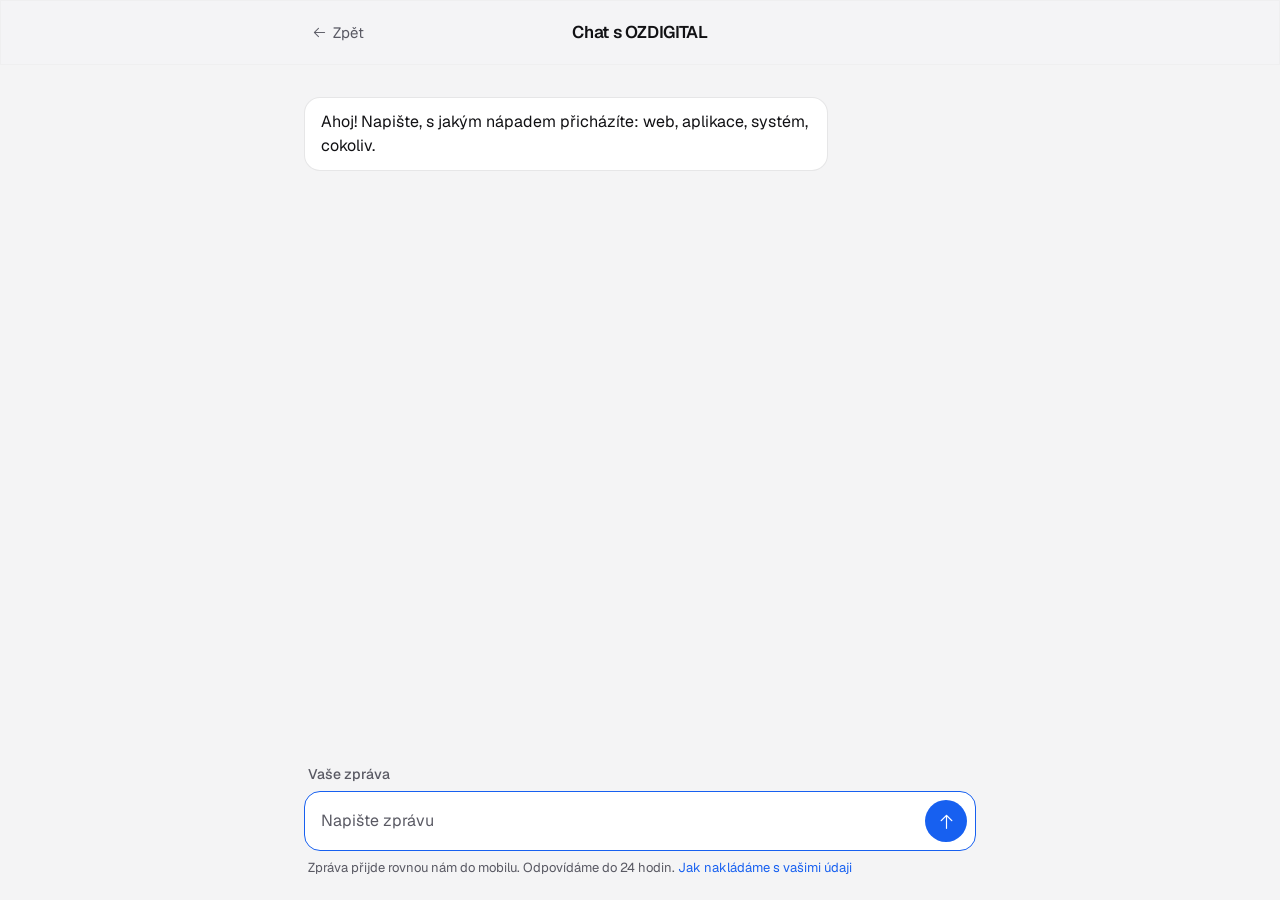
<file: chat.html>
<!DOCTYPE html>
<html lang="cs">
<head>
<meta charset="UTF-8">
<meta name="viewport" content="width=device-width, initial-scale=1.0">
<title>Chat | OZDIGITAL</title>
<meta name="description" content="Send OZDIGITAL a message. It goes straight to our phone and we reply within 24 hours.">
<meta name="robots" content="noindex, follow">
<link rel="canonical" href="https://ozdigital.pages.dev/chat.html">
<link rel="icon" href="/favicon.svg" type="image/svg+xml">
<link rel="apple-touch-icon" href="/apple-touch-icon.png">
<link rel="manifest" href="/manifest.json">
<meta name="theme-color" content="#f4f4f5" media="(prefers-color-scheme: light)">
<meta name="theme-color" content="#0b0b0d" media="(prefers-color-scheme: dark)">
<link rel="preload" href="/fonts/geist-latin-wght-normal.woff2" as="font" type="font/woff2" crossorigin>
<link rel="stylesheet" href="/assets/phosphor/style.css">
<script>
  // Apply saved theme before first paint to avoid a flash.
  (function () {
    var t = null;
    try { t = localStorage.getItem("theme"); } catch (e) {}
    if (t === "light" || t === "dark") document.documentElement.setAttribute("data-theme", t);
  })();
</script>
<style>
  @font-face {
    font-family: "Geist";
    src: url("/fonts/geist-latin-wght-normal.woff2") format("woff2");
    font-weight: 100 900; font-display: swap;
    unicode-range: U+0000-00FF, U+0131, U+0152-0153, U+02BB-02BC, U+02C6, U+02DA, U+02DC, U+0304, U+0308, U+0329, U+2000-206F, U+20AC, U+2122, U+2191, U+2193, U+2212, U+2215, U+FEFF, U+FFFD;
  }
  @font-face {
    font-family: "Geist";
    src: url("/fonts/geist-latin-ext-wght-normal.woff2") format("woff2");
    font-weight: 100 900; font-display: swap;
    unicode-range: U+0100-02BA, U+02BD-02C5, U+02C7-02CC, U+02CE-02D7, U+02DD-02FF, U+0304, U+0308, U+0329, U+1D00-1DBF, U+1E00-1E9F, U+1EF2-1EFF, U+2020, U+20A0-20AB, U+20AD-20C0, U+2113, U+2C60-2C7F, U+A720-A7FF;
  }

  :root {
    --bg: #f4f4f5;
    --surface: #ffffff;
    --surface-2: #e9e9ec;
    --text: #111114;
    --muted: #595963;
    --line: rgba(17, 17, 20, 0.1);
    --accent: #1760f0;
    --accent-fill: #1760f0;
    --accent-fill-hover: #0f4fd0;
    --nav-bg: rgba(244, 244, 245, 0.78);
    --ease: cubic-bezier(0.16, 1, 0.3, 1);
    color-scheme: light;
  }
  @media (prefers-color-scheme: dark) {
    :root:not([data-theme="light"]) {
      --bg: #0b0b0d;
      --surface: #141417;
      --surface-2: #1c1c20;
      --text: #ececef;
      --muted: #a0a0ab;
      --line: rgba(255, 255, 255, 0.09);
      --accent: #5b93ff;
      --accent-fill: #1f66f2;
      --accent-fill-hover: #3a7aff;
      --nav-bg: rgba(11, 11, 13, 0.74);
      color-scheme: dark;
    }
  }
  :root[data-theme="dark"] {
    --bg: #0b0b0d;
    --surface: #141417;
    --surface-2: #1c1c20;
    --text: #ececef;
    --muted: #a0a0ab;
    --line: rgba(255, 255, 255, 0.09);
    --accent: #5b93ff;
    --accent-fill: #1f66f2;
    --accent-fill-hover: #3a7aff;
    --nav-bg: rgba(11, 11, 13, 0.74);
    color-scheme: dark;
  }

  * { box-sizing: border-box; }
  /* Hide the text caret that browsers show with caret browsing (F7) on plain text; keep it where you type. */
  body { caret-color: transparent; }
  input, textarea, [contenteditable] { caret-color: auto; }
  html, body { margin: 0; padding: 0; }
  body {
    background: var(--bg); color: var(--text);
    font-family: "Geist", ui-sans-serif, system-ui, -apple-system, "Segoe UI", sans-serif;
    -webkit-font-smoothing: antialiased;
    min-height: 100dvh; display: flex; flex-direction: column;
  }
  a { color: var(--accent); text-decoration: none; }
  textarea, button { font: inherit; color: inherit; }
  :focus-visible { outline: 2px solid var(--accent); outline-offset: 3px; border-radius: 6px; }
  .wrap { width: 100%; max-width: 720px; margin: 0 auto; padding: 0 24px; }

  .nav {
    position: sticky; top: 0; z-index: 20; background: var(--nav-bg);
    backdrop-filter: saturate(180%) blur(20px); -webkit-backdrop-filter: saturate(180%) blur(20px);
    border-bottom: 1px solid var(--line);
  }
  .nav .wrap { height: 64px; display: grid; grid-template-columns: 1fr auto 1fr; align-items: center; }
  .back { display: inline-flex; align-items: center; gap: 6px; font-size: 15px; color: var(--muted); justify-self: start; padding: 8px 12px 8px 8px; border-radius: 999px; transition: background 0.2s var(--ease), color 0.2s var(--ease); }
  .back:hover { color: var(--text); background: var(--surface-2); }
  .title { font-size: 17px; font-weight: 600; letter-spacing: -0.02em; }

  main { flex: 1; display: flex; }
  main .wrap { display: flex; flex-direction: column; padding-top: 32px; padding-bottom: 24px; }
  #thread { display: flex; flex-direction: column; gap: 10px; padding-bottom: 24px; }
  .bubble { max-width: 78%; border-radius: 16px; padding: 12px 16px; font-size: 16px; line-height: 1.5; white-space: pre-wrap; animation: pop 0.35s var(--ease) both; }
  .bubble.in { align-self: flex-start; background: var(--surface); border: 1px solid var(--line); }
  .bubble.out { align-self: flex-end; background: var(--accent-fill); color: #fff; }
  .note { display: flex; flex-direction: column; gap: 8px; color: var(--muted); font-size: 15px; }
  .note a { font-weight: 600; display: inline-flex; align-items: center; gap: 6px; }

  .composer { margin-top: auto; display: flex; flex-direction: column; gap: 8px; }
  .composer label { font-size: 14px; font-weight: 500; color: var(--muted); padding-left: 4px; }
  .field {
    display: flex; align-items: flex-end; gap: 10px; background: var(--surface);
    border: 1px solid var(--line); border-radius: 16px; padding: 8px 8px 8px 16px;
    transition: border-color 0.2s var(--ease);
  }
  .field:focus-within { border-color: var(--accent); }
  .field textarea:focus-visible { outline: none; } /* the field's own border already shows focus */
  textarea { flex: 1; min-width: 0; border: none; outline: none; resize: none; background: transparent; font-size: 16px; line-height: 1.5; padding: 9px 0; max-height: 160px; }
  textarea::placeholder { color: var(--muted); }
  .send {
    width: 42px; height: 42px; flex-shrink: 0; border: none; border-radius: 999px; background: var(--accent-fill); color: #fff;
    cursor: pointer; display: grid; place-items: center; font-size: 19px;
    transition: background 0.2s var(--ease), transform 0.15s var(--ease);
  }
  .send:hover { background: var(--accent-fill-hover); }
  .send:active { transform: scale(0.94); }
  .hint { font-size: 13px; color: var(--muted); padding-left: 4px; }
  .send:disabled { opacity: 0.5; cursor: progress; }
  .bubble.muted { color: var(--muted); font-size: 15px; }
  /* Honeypot field: off-screen for people, still in the form for bots. */
  .hp { position: absolute; left: -9999px; width: 1px; height: 1px; opacity: 0; }

  @keyframes pop { from { opacity: 0; transform: translateY(8px); } to { opacity: 1; transform: none; } }
  @media (prefers-reduced-motion: reduce) { .bubble { animation: none; } }
  @media (max-width: 767px) { .wrap { padding: 0 16px; } main .wrap { padding-top: 24px; } }
</style>
<link rel="stylesheet" href="/glass.css">
<script src="/glass.js" defer></script>
</head>
<body>

  <header class="nav lg-glass" data-glass>
    <div class="wrap">
      <a class="back" href="index.html"><i class="ph ph-arrow-left" aria-hidden="true"></i><span data-i18n="back">Back</span></a>
      <span class="title" data-i18n="title">Chat with OZDIGITAL</span>
      <span></span>
    </div>
  </header>

  <main>
    <div class="wrap">
      <div id="thread" aria-live="polite">
        <div class="bubble in" data-i18n="hello">Hi! Tell us about your idea: a website, an app, a system, anything.</div>
      </div>

      <form class="composer" id="composer" novalidate>
        <label for="draft" id="draft-label" data-i18n="labelMsg">Your message</label>
        <div class="field">
          <textarea id="draft" rows="1" data-i18n-ph="phMsg" placeholder="Write a message"></textarea>
          <button id="send-btn" class="send" type="submit" aria-label="Send"><i class="ph ph-arrow-up" aria-hidden="true"></i></button>
        </div>
        <input class="hp" type="text" name="website" id="website" tabindex="-1" autocomplete="off" aria-hidden="true">
        <div class="hint"><span data-i18n="hint">The message goes straight to our phone. We reply within 24 hours.</span> <a href="ochrana-osobnich-udaju.html" data-i18n="privacy">How we handle your data</a></div>
      </form>
    </div>
  </main>

<script>
(function () {
  var EMAIL = "o.zajicek12@gmail.com";
  var T = {
    en: {
      back: "Back", title: "Chat with OZDIGITAL",
      hello: "Hi! Tell us about your idea: a website, an app, a system, anything.",
      labelMsg: "Your message", phMsg: "Write a message",
      labelContact: "Email or phone", phContact: "Email or phone number",
      hint: "The message goes straight to our phone. We reply within 24 hours.",
      privacy: "How we handle your data",
      askContact: "Thanks! Where should we get back to you? Leave an email or a phone number.",
      badContact: "That doesn't look like an email or a phone number. Could you check it?",
      sending: "Sending…",
      done: "Done, we've got your message. We'll get back to you within 24 hours, usually much sooner.",
      more: "Want to add something? Just write it, it goes to us too.",
      fail: "Something went wrong on our side and the message didn't go through. Please send it by email instead:",
      failLink: "Send via email"
    },
    cz: {
      back: "Zpět", title: "Chat s OZDIGITAL",
      hello: "Ahoj! Napište, s jakým nápadem přicházíte: web, aplikace, systém, cokoliv.",
      labelMsg: "Vaše zpráva", phMsg: "Napište zprávu",
      labelContact: "E-mail nebo telefon", phContact: "E-mail nebo telefonní číslo",
      hint: "Zpráva přijde rovnou nám do mobilu. Odpovídáme do 24 hodin.",
      privacy: "Jak nakládáme s vašimi údaji",
      askContact: "Díky! Kam se vám máme ozvat? Napište e-mail nebo telefon.",
      badContact: "Tohle nevypadá jako e-mail ani telefon. Zkontrolujete to prosím?",
      sending: "Odesílám…",
      done: "Hotovo, zprávu máme. Ozveme se do 24 hodin, většinou mnohem dřív.",
      more: "Chcete ještě něco doplnit? Klidně pište, přijde nám to taky.",
      fail: "Něco se u nás pokazilo a zpráva neodešla. Pošlete ji prosím e-mailem:",
      failLink: "Poslat e-mailem"
    }
  };
  // Same language choice as the main page: saved toggle wins, otherwise Czech.
  var lang = "cz";
  try { var saved = localStorage.getItem("lang"); if (saved) lang = saved === "cz" ? "cz" : "en"; } catch (e) {}
  var t = T[lang];
  document.documentElement.lang = lang === "cz" ? "cs" : "en";
  document.querySelectorAll("[data-i18n]").forEach(function (el) { el.textContent = t[el.getAttribute("data-i18n")]; });
  document.querySelectorAll("[data-i18n-ph]").forEach(function (el) { el.placeholder = t[el.getAttribute("data-i18n-ph")]; });

  var thread = document.getElementById("thread");
  var form = document.getElementById("composer");
  var draft = document.getElementById("draft");
  var label = document.getElementById("draft-label");
  var sendBtn = document.getElementById("send-btn");
  var honeypot = document.getElementById("website");

  // step: "message" -> "contact" -> "sent" (after that, extra messages go out right away with the same contact)
  var step = "message";
  var pending = [];
  var contact = "";
  var busy = false;

  function bubble(text, who) {
    var div = document.createElement("div");
    div.className = "bubble " + who;
    div.textContent = text;
    thread.appendChild(div);
    div.scrollIntoView({ block: "end" });
    return div;
  }

  function looksLikeContact(v) {
    return /^[^\s@]+@[^\s@]+\.[^\s@]+$/.test(v) || v.replace(/\D/g, "").length >= 9;
  }

  function setMode(mode) {
    var isContact = mode === "contact";
    label.textContent = isContact ? t.labelContact : t.labelMsg;
    draft.placeholder = isContact ? t.phContact : t.phMsg;
  }

  function autosize() {
    draft.style.height = "auto";
    draft.style.height = Math.min(draft.scrollHeight, 160) + "px";
  }

  function failNote(text) {
    var div = bubble("", "in note");
    var p = document.createElement("span");
    p.textContent = t.fail;
    var a = document.createElement("a");
    a.href = "mailto:" + EMAIL + "?subject=" + encodeURIComponent(lang === "cz" ? "Zpráva z webu OZDIGITAL" : "Message from the OZDIGITAL website") + "&body=" + encodeURIComponent(text + "\n\n" + contact);
    a.innerHTML = '<span></span> <i class="ph ph-arrow-right" aria-hidden="true"></i>';
    a.firstChild.textContent = t.failLink;
    div.appendChild(p);
    div.appendChild(a);
    div.scrollIntoView({ block: "end" });
  }

  function deliver(text, after) {
    busy = true;
    sendBtn.disabled = true;
    var status = bubble(t.sending, "in muted");
    fetch("/api/contact", {
      method: "POST",
      headers: { "content-type": "application/json" },
      body: JSON.stringify({ message: text, contact: contact, lang: lang, website: honeypot.value })
    })
      .then(function (r) { return r.json().catch(function () { return { ok: false }; }); })
      .then(function (res) {
        status.remove();
        if (!res.ok) throw new Error(res.error || "failed");
        after();
      })
      .catch(function () {
        status.remove();
        failNote(text);
      })
      .then(function () {
        busy = false;
        sendBtn.disabled = false;
      });
  }

  function send() {
    var text = draft.value.trim();
    if (!text || busy) { draft.focus(); return; }
    draft.value = "";
    autosize();

    if (step === "message") {
      bubble(text, "out");
      pending.push(text);
      step = "contact";
      setMode("contact");
      setTimeout(function () { bubble(t.askContact, "in"); }, 350);
      return;
    }

    if (step === "contact") {
      bubble(text, "out");
      if (!looksLikeContact(text)) { bubble(t.badContact, "in"); return; }
      contact = text;
      step = "sent";
      setMode("message");
      deliver(pending.join("\n\n"), function () {
        pending = [];
        bubble(t.done, "in");
        setTimeout(function () { bubble(t.more, "in"); }, 600);
      });
      return;
    }

    bubble(text, "out");
    deliver(text, function () {});
  }

  form.addEventListener("submit", function (e) { e.preventDefault(); send(); });
  draft.addEventListener("input", autosize);
  draft.addEventListener("keydown", function (e) {
    if (e.key === "Enter" && !e.shiftKey) { e.preventDefault(); send(); }
  });

  draft.focus();
  draft.setSelectionRange(draft.value.length, draft.value.length);
})();
</script>
</body>
</html>
</file>
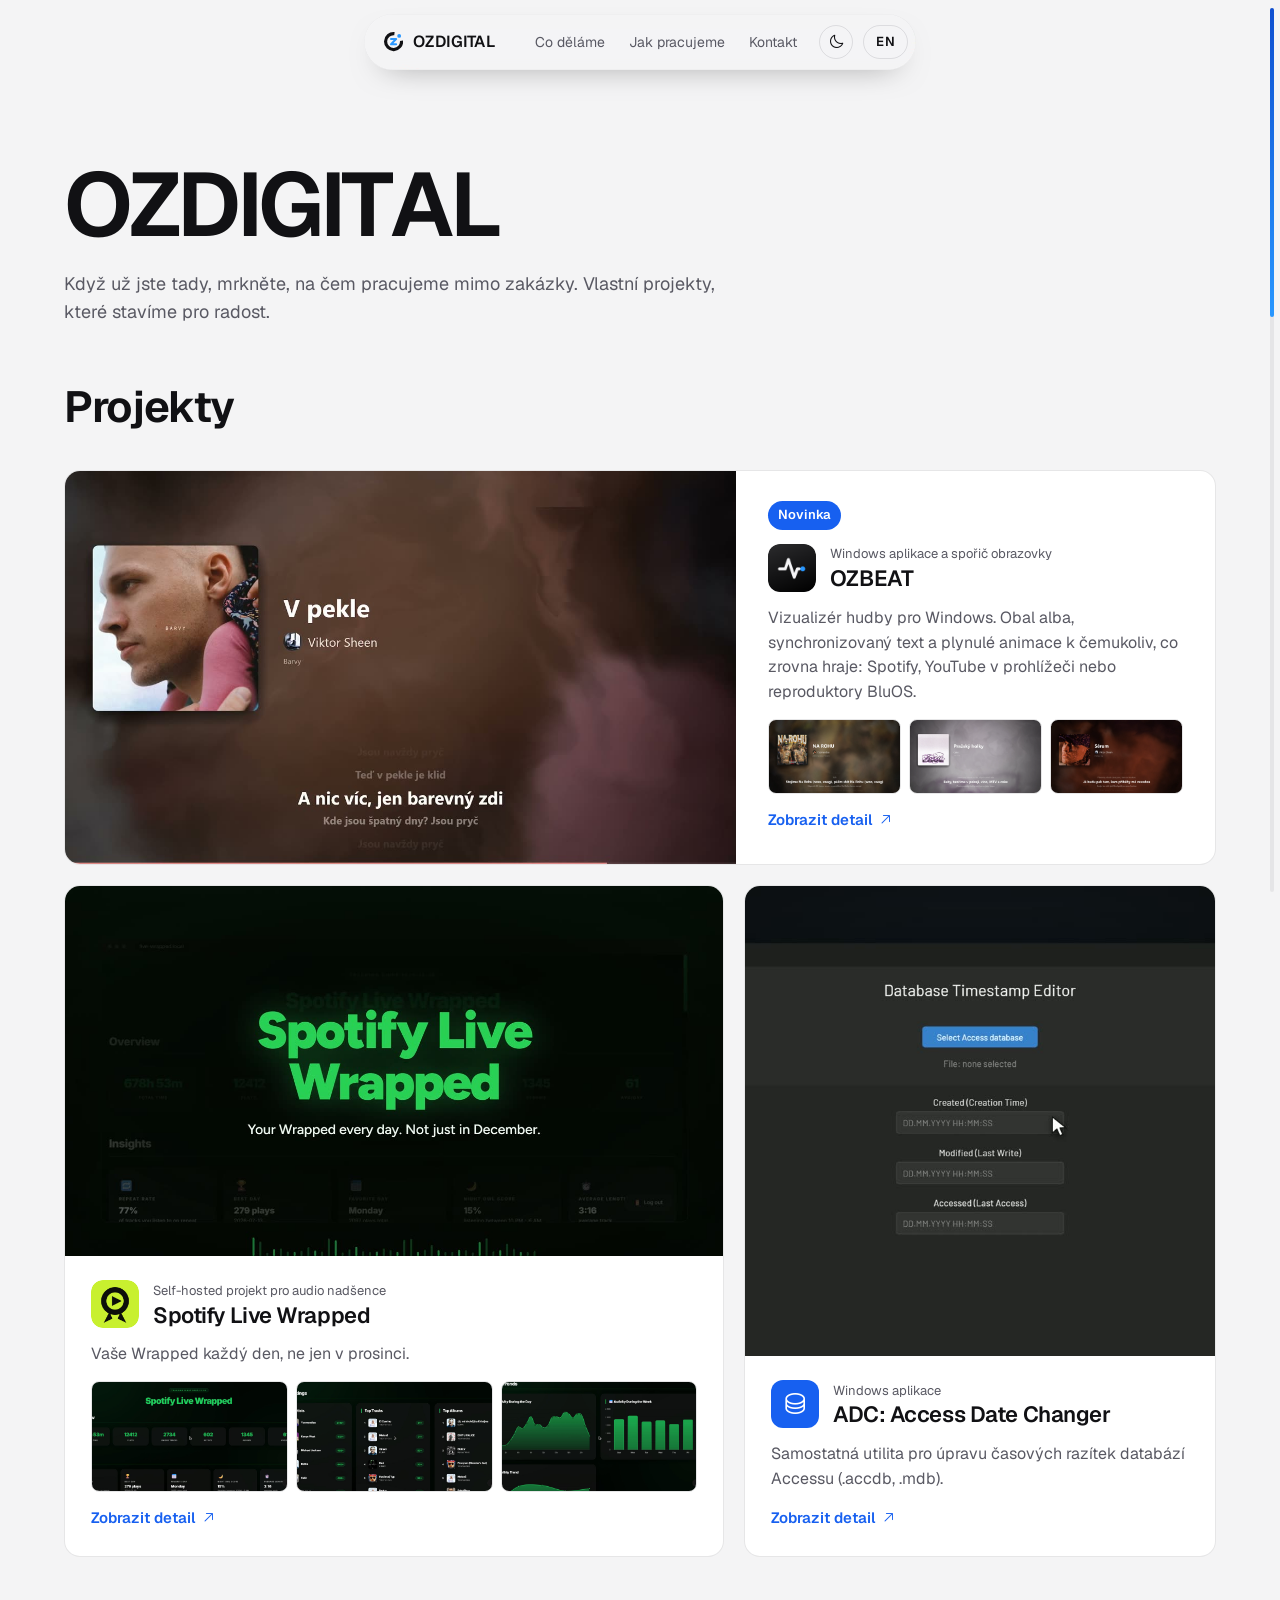
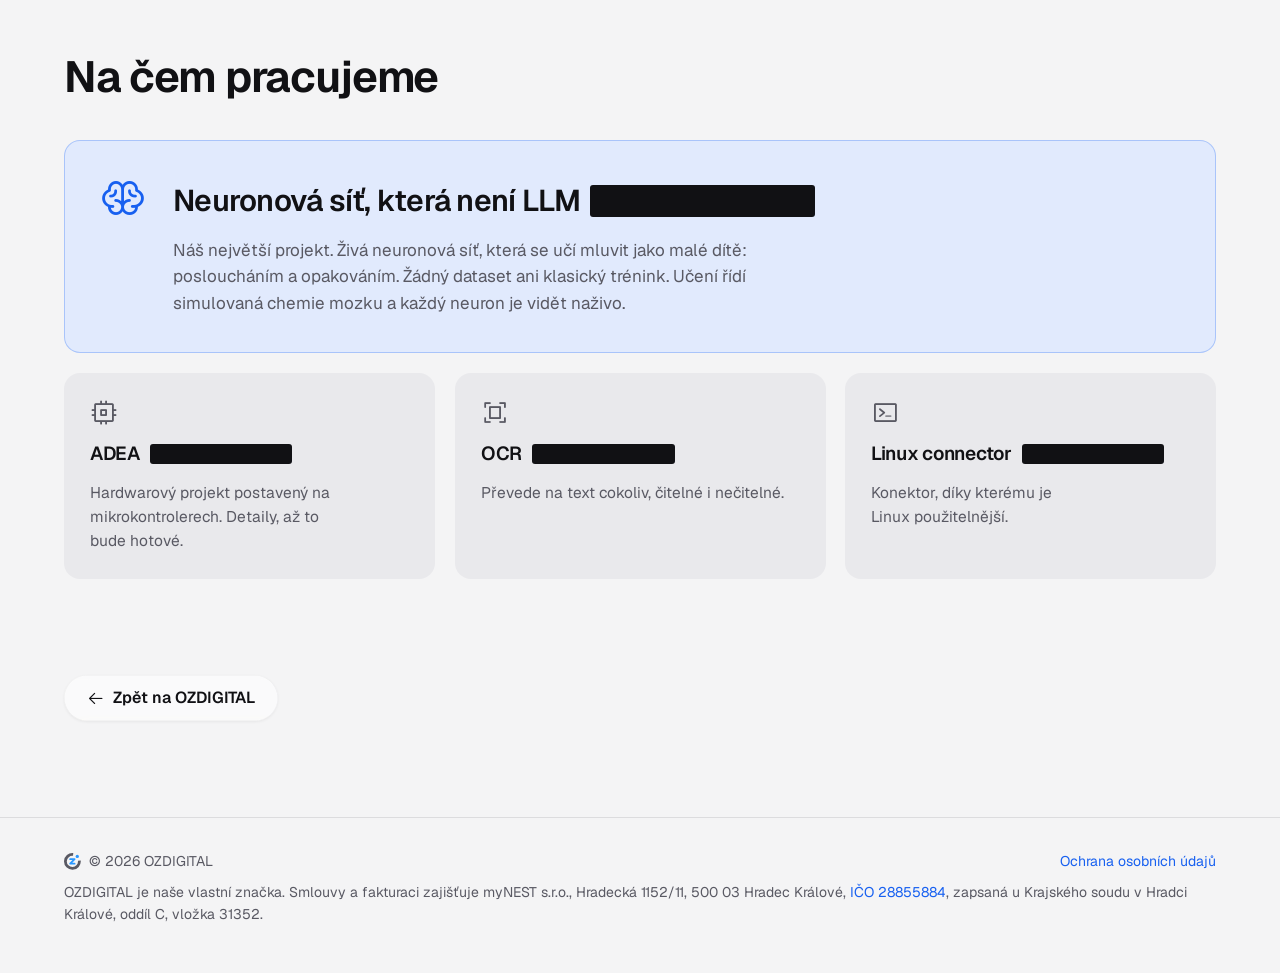
<file: lab.html>
<!DOCTYPE html>
<html lang="cs" id="html-root">
<head>
<meta charset="UTF-8">
<meta name="viewport" content="width=device-width, initial-scale=1.0">
<title>OZDIGITAL | What else we're working on</title>
<meta name="description" content="What else OZDIGITAL is working on: our own software projects, including OZBEAT, Spotify Live Wrapped, ADC (Access Date Changer) and an experimental neural network.">
<meta name="author" content="Ondřej Zajíček">
<meta name="keywords" content="OZDIGITAL, Ondřej Zajíček, OZBEAT, Spotify Live Wrapped, Access Date Changer, ADC, music visualizer">
<meta name="robots" content="index, follow, max-image-preview:large, max-snippet:-1, max-video-preview:-1">
<link rel="canonical" href="https://ozdigital.pages.dev/lab.html">
<link rel="sitemap" type="application/xml" href="/sitemap.xml">

<meta property="og:type" content="website">
<meta property="og:site_name" content="OZDIGITAL">
<meta property="og:title" content="OZDIGITAL | What else we're working on">
<meta property="og:description" content="What else OZDIGITAL is working on: our own software projects, including OZBEAT, Spotify Live Wrapped, ADC (Access Date Changer) and an experimental neural network.">
<meta property="og:url" content="https://ozdigital.pages.dev/lab.html">
<meta property="og:image" content="https://ozdigital.pages.dev/assets/og-ozdigital.png">
<meta property="og:image:width" content="1200">
<meta property="og:image:height" content="630">
<meta property="og:image:alt" content="OZDIGITAL logo">
<meta property="og:locale" content="en_US">
<meta property="og:locale:alternate" content="cs_CZ">
<meta name="twitter:card" content="summary_large_image">
<meta name="twitter:title" content="OZDIGITAL | What else we're working on">
<meta name="twitter:description" content="What else OZDIGITAL is working on: our own software projects, including OZBEAT, Spotify Live Wrapped, ADC (Access Date Changer) and an experimental neural network.">
<meta name="twitter:image" content="https://ozdigital.pages.dev/assets/og-ozdigital.png">

<link rel="icon" href="/favicon.svg" type="image/svg+xml">
<link rel="icon" href="/icon-192.png" sizes="192x192" type="image/png">
<link rel="apple-touch-icon" href="/apple-touch-icon.png">
<link rel="manifest" href="/manifest.json">
<meta name="theme-color" content="#f4f4f5" media="(prefers-color-scheme: light)">
<meta name="theme-color" content="#0b0b0d" media="(prefers-color-scheme: dark)">
<link rel="llms-txt" href="/llm.md" title="Notes for LLMs and AI agents">

<link rel="preload" href="/fonts/geist-latin-wght-normal.woff2" as="font" type="font/woff2" crossorigin>
<link rel="stylesheet" href="/assets/phosphor/style.css">

<script type="application/ld+json">
{
  "@context": "https://schema.org",
  "@graph": [
    {
      "@type": "Person",
      "@id": "https://oondraa.pages.dev/#person",
      "name": "Ondřej Zajíček",
      "alternateName": ["oondraa", "Ondrej Zajicek"],
      "url": "https://oondraa.pages.dev/",
      "image": "https://ozdigital.pages.dev/assets/team-ondrej.png",
      "jobTitle": "Founder, OZDIGITAL",
      "worksFor": { "@id": "https://ozdigital.pages.dev/#org" },
      "knowsAbout": ["Python", "HTML", "CSS", "JavaScript", "C++", "C#", "Rust", "Lua", "Node.js", "Linux"],
      "sameAs": [
        "https://oondraa.pages.dev/",
        "https://github.com/oondraa",
        "https://www.linkedin.com/in/oondraa/",
        "https://www.instagram.com/oondraa.md/",
        "https://ko-fi.com/oondraa"
      ]
    },
    {
      "@type": "Organization",
      "@id": "https://ozdigital.pages.dev/#org",
      "name": "OZDIGITAL",
      "url": "https://ozdigital.pages.dev/",
      "logo": "https://ozdigital.pages.dev/icon-512.png",
      "founder": { "@id": "https://oondraa.pages.dev/#person" },
      "sameAs": [
        "https://www.youtube.com/@OZLAB-md",
        "https://www.instagram.com/ozdigital.md/",
        "https://www.tiktok.com/@ozlab.s"
      ]
    },
    {
      "@type": "WebSite",
      "@id": "https://ozdigital.pages.dev/#website",
      "name": "OZDIGITAL",
      "url": "https://ozdigital.pages.dev/",
      "inLanguage": ["cs", "en"],
      "publisher": { "@id": "https://ozdigital.pages.dev/#org" }
    },
    {
      "@type": "CollectionPage",
      "@id": "https://ozdigital.pages.dev/lab.html#webpage",
      "url": "https://ozdigital.pages.dev/lab.html",
      "name": "OZDIGITAL | What else we're working on",
      "inLanguage": "en",
      "isPartOf": { "@id": "https://ozdigital.pages.dev/#website" },
      "author": { "@id": "https://oondraa.pages.dev/#person" },
      "breadcrumb": {
        "@type": "BreadcrumbList",
        "itemListElement": [
          { "@type": "ListItem", "position": 1, "name": "OZDIGITAL", "item": "https://ozdigital.pages.dev/" },
          { "@type": "ListItem", "position": 2, "name": "Lab", "item": "https://ozdigital.pages.dev/lab.html" }
        ]
      },
      "mainEntity": {
        "@type": "ItemList",
        "itemListElement": [
          { "@type": "ListItem", "position": 1, "item": {
            "@type": "SoftwareApplication", "name": "OZBEAT", "operatingSystem": "Windows", "applicationCategory": "MultimediaApplication",
            "description": "Music visualizer for Windows with cover art, artist photos, line-synced lyrics and audio-reactive visuals.",
            "url": "https://oondraa.github.io/OZBEAT/", "image": "https://ozdigital.pages.dev/assets/ozbeat-icon.png",
            "author": { "@id": "https://oondraa.pages.dev/#person" },
            "offers": { "@type": "Offer", "price": "0", "priceCurrency": "EUR" } } },
          { "@type": "ListItem", "position": 2, "item": {
            "@type": "SoftwareApplication", "name": "Spotify Live Wrapped", "operatingSystem": "Web", "applicationCategory": "MultimediaApplication",
            "description": "Self-hosted app that keeps Spotify listening stats (top tracks, artists, genres) up to date year-round.",
            "url": "https://oondraa.github.io/spotify-live-wrapped/", "image": "https://ozdigital.pages.dev/assets/spotify-live-wrapped-icon.png",
            "author": { "@id": "https://oondraa.pages.dev/#person" } } },
          { "@type": "ListItem", "position": 3, "item": {
            "@type": "SoftwareApplication", "name": "ADC: Access Date Changer", "operatingSystem": "Windows", "applicationCategory": "UtilitiesApplication",
            "description": "Windows utility to edit the creation, modification and access timestamps of Microsoft Access database files.",
            "url": "https://github.com/oondraa/Access-date-changer", "image": "https://ozdigital.pages.dev/assets/adc-app.png",
            "author": { "@id": "https://oondraa.pages.dev/#person" } } }
        ]
      }
    }
  ]
}
</script>

<script>document.documentElement.classList.add("js");</script>
<script>
  // Apply saved theme before first paint to avoid a flash.
  (function () {
    var t = null;
    try { t = localStorage.getItem("theme"); } catch (e) {}
    if (t === "light" || t === "dark") document.documentElement.setAttribute("data-theme", t);
  })();
</script>

<style>
  /* Design read: developer + freelancer portfolio for clients and recruiters,
     monochrome with one electric-blue accent, Geist + Geist Mono, native CSS.
     Dials: DESIGN_VARIANCE 8 / MOTION_INTENSITY 7 / VISUAL_DENSITY 4.
     One deliberate color-block section (process) on the accent fill.
     Radius rule: surfaces and media 16px, icon tiles 12px, color-block section 32px, interactive controls full pill. */

  @font-face {
    font-family: "Geist";
    src: url("/fonts/geist-latin-wght-normal.woff2") format("woff2");
    font-weight: 100 900; font-display: swap;
    unicode-range: U+0000-00FF, U+0131, U+0152-0153, U+02BB-02BC, U+02C6, U+02DA, U+02DC, U+0304, U+0308, U+0329, U+2000-206F, U+20AC, U+2122, U+2191, U+2193, U+2212, U+2215, U+FEFF, U+FFFD;
  }
  @font-face {
    font-family: "Geist";
    src: url("/fonts/geist-latin-ext-wght-normal.woff2") format("woff2");
    font-weight: 100 900; font-display: swap;
    unicode-range: U+0100-02BA, U+02BD-02C5, U+02C7-02CC, U+02CE-02D7, U+02DD-02FF, U+0304, U+0308, U+0329, U+1D00-1DBF, U+1E00-1E9F, U+1EF2-1EFF, U+2020, U+20A0-20AB, U+20AD-20C0, U+2113, U+2C60-2C7F, U+A720-A7FF;
  }
  @font-face {
    font-family: "Geist Mono";
    src: url("/fonts/geist-mono-latin-wght-normal.woff2") format("woff2");
    font-weight: 100 900; font-display: swap;
    unicode-range: U+0000-00FF, U+0131, U+0152-0153, U+02BB-02BC, U+02C6, U+02DA, U+02DC, U+0304, U+0308, U+0329, U+2000-206F, U+20AC, U+2122, U+2191, U+2193, U+2212, U+2215, U+FEFF, U+FFFD;
  }
  @font-face {
    font-family: "Geist Mono";
    src: url("/fonts/geist-mono-latin-ext-wght-normal.woff2") format("woff2");
    font-weight: 100 900; font-display: swap;
    unicode-range: U+0100-02BA, U+02BD-02C5, U+02C7-02CC, U+02CE-02D7, U+02DD-02FF, U+0304, U+0308, U+0329, U+1D00-1DBF, U+1E00-1E9F, U+1EF2-1EFF, U+2020, U+20A0-20AB, U+20AD-20C0, U+2113, U+2C60-2C7F, U+A720-A7FF;
  }

  :root {
    --bg: #f4f4f5;
    --surface: #ffffff;
    --surface-2: #e9e9ec;
    --text: #111114;
    --muted: #595963;
    --line: rgba(17, 17, 20, 0.1);
    --accent: #1760f0;
    --accent-fill: #1760f0;
    --accent-fill-hover: #0f4fd0;
    --on-accent: #ffffff;
    --redact: #111114;
    --shadow: 0 1px 2px rgba(20, 24, 40, 0.06), 0 12px 32px -12px rgba(20, 24, 40, 0.18);
    --nav-bg: rgba(244, 244, 245, 0.78);
    --glow: rgba(23, 96, 240, 0.16);
    --ease: cubic-bezier(0.16, 1, 0.3, 1);
    --r-surface: 16px;
    --r-tile: 12px;
    color-scheme: light;
  }
  @media (prefers-color-scheme: dark) {
    :root:not([data-theme="light"]) {
      --bg: #0b0b0d;
      --surface: #141417;
      --surface-2: #1c1c20;
      --text: #ececef;
      --muted: #a0a0ab;
      --line: rgba(255, 255, 255, 0.09);
      --accent: #5b93ff;
      --accent-fill: #1f66f2;
      --accent-fill-hover: #3a7aff;
      --redact: #ececef;
      --shadow: 0 1px 2px rgba(0, 0, 0, 0.5), 0 16px 40px -16px rgba(0, 0, 0, 0.7);
      --nav-bg: rgba(11, 11, 13, 0.74);
      --glow: rgba(31, 102, 242, 0.4);
      color-scheme: dark;
    }
  }
  :root[data-theme="dark"] {
    --bg: #0b0b0d;
    --surface: #141417;
    --surface-2: #1c1c20;
    --text: #ececef;
    --muted: #a0a0ab;
    --line: rgba(255, 255, 255, 0.09);
    --accent: #5b93ff;
    --accent-fill: #1f66f2;
    --accent-fill-hover: #3a7aff;
    --redact: #ececef;
    --shadow: 0 1px 2px rgba(0, 0, 0, 0.5), 0 16px 40px -16px rgba(0, 0, 0, 0.7);
    --nav-bg: rgba(11, 11, 13, 0.74);
    --glow: rgba(31, 102, 242, 0.4);
    color-scheme: dark;
  }

  * { box-sizing: border-box; }
  /* Hide the text caret that browsers show with caret browsing (F7) on plain text; keep it where you type. */
  body { caret-color: transparent; }
  input, textarea, [contenteditable] { caret-color: auto; }
  html { scroll-behavior: smooth; scroll-padding-top: 80px; }
  html, body { margin: 0; padding: 0; }
  body {
    background: var(--bg);
    color: var(--text);
    font-family: "Geist", ui-sans-serif, system-ui, -apple-system, "Segoe UI", sans-serif;
    font-size: 16px;
    line-height: 1.6;
    -webkit-font-smoothing: antialiased;
    text-rendering: optimizeLegibility;
  }
  img, video { display: block; max-width: 100%; height: auto; }
  a { color: var(--accent); text-decoration: none; }
  button { font: inherit; color: inherit; }
  :focus-visible { outline: 2px solid var(--accent); outline-offset: 3px; border-radius: 6px; }
  .mono { font-family: "Geist Mono", ui-monospace, "SFMono-Regular", Menlo, monospace; }
  .wrap { width: 100%; max-width: 1200px; margin: 0 auto; padding: 0 24px; }

  /* ---------- Nav ---------- */
  .nav {
    position: sticky; top: 0; z-index: 20;
    background: var(--nav-bg);
    backdrop-filter: saturate(180%) blur(20px);
    -webkit-backdrop-filter: saturate(180%) blur(20px);
    border-bottom: 1px solid var(--line);
  }
  .nav .wrap { height: 64px; display: flex; align-items: center; justify-content: space-between; gap: 16px; }
  /* OZDIGITAL lockup: open-ring mark with the blue "z" + one-weight wordmark, as in the brand files. Ring follows the text color. */
  .brand { display: inline-flex; align-items: center; gap: 10px; font-size: 18px; letter-spacing: 0.01em; color: var(--text); white-space: nowrap; }
  .mark { width: 1.2em; height: 1.2em; flex-shrink: 0; }
  .brand .wm { font-weight: 600; color: var(--text); }
  .nav nav { display: flex; align-items: center; gap: 4px; }
  .nav nav a {
    color: var(--muted); font-size: 15px; padding: 8px 12px; border-radius: 999px;
    transition: color 0.2s var(--ease), background 0.2s var(--ease);
  }
  .nav nav a:hover { color: var(--text); background: var(--surface-2); }
  .lang-btn {
    margin-left: 8px; height: 34px; min-width: 44px; padding: 0 12px;
    border: 1px solid var(--line); border-radius: 999px; background: var(--surface);
    font-size: 13px; font-weight: 600; letter-spacing: 0.02em; cursor: pointer;
    transition: transform 0.15s var(--ease), background 0.2s var(--ease);
  }
  .lang-btn:hover { background: var(--surface-2); }
  .lang-btn:active { transform: scale(0.96); }
  .theme-btn { min-width: 34px; width: 34px; padding: 0; display: grid; place-items: center; font-size: 17px; }
  .theme-btn + .lang-btn { margin-left: 6px; }

  /* ---------- Buttons ---------- */
  .btn {
    display: inline-flex; align-items: center; gap: 8px;
    height: 46px; padding: 0 22px; border-radius: 999px;
    font-size: 16px; font-weight: 600; white-space: nowrap; cursor: pointer; border: 1px solid transparent;
    transition: transform 0.15s var(--ease), background 0.2s var(--ease), border-color 0.2s var(--ease);
  }
  .btn:active { transform: scale(0.98) translateY(1px); }
  .btn .ph { font-size: 18px; }
  .btn-primary { background: var(--accent-fill); color: var(--on-accent); }
  .btn-primary:hover { background: var(--accent-fill-hover); }
  .btn-ghost { background: var(--surface); color: var(--text); border-color: var(--line); }
  .btn-ghost:hover { background: var(--surface-2); }

  /* ---------- Hero ---------- */
  /* Manifesto hero: one giant statement, accent glow from the top edge. */
  .hero {
    position: relative; overflow-x: clip;
    min-height: min(860px, calc(100dvh - 64px)); display: grid; align-items: center; padding: 48px 0 72px;
  }
  .hero::before {
    content: ""; position: absolute; left: 50%; top: -300px; width: min(980px, 140vw); height: 600px;
    transform: translateX(-50%); pointer-events: none;
    background: radial-gradient(closest-side, var(--glow), transparent);
  }
  .hero .wrap { position: relative; }
  .hero h1 {
    position: relative; z-index: 1; margin: 0;
    font-size: clamp(52px, 9vw, 128px); line-height: 0.98; font-weight: 650; letter-spacing: -0.05em;
  }
  .hero h1 span, .hero h1 em { display: block; }
  .hero h1 em { font-style: normal; color: var(--muted); }
  @media (min-width: 961px) { .hero h1 span, .hero h1 em { white-space: nowrap; } }
  .hero p {
    position: relative; z-index: 1;
    margin: 32px 0 0; max-width: 40ch; font-size: 20px; line-height: 1.55; color: var(--muted); text-wrap: pretty;
  }
  .hero .ctas { position: relative; z-index: 1; display: flex; flex-wrap: wrap; gap: 12px; margin-top: 36px; }
  /* ---------- Sections ---------- */
  main { overflow-x: clip; }
  section { padding: 96px 0; }
  .sec-head { margin: 0 0 40px; font-size: clamp(30px, 3.4vw, 44px); line-height: 1.08; font-weight: 650; letter-spacing: -0.03em; }

  /* Featured projects: asymmetric bento, two cells */
  #projects { padding-top: 24px; }
  .bento { display: grid; grid-template-columns: minmax(0, 7fr) minmax(0, 5fr); gap: 20px; }
  .card {
    display: flex; flex-direction: column; background: var(--surface); color: var(--text);
    border: 1px solid var(--line); border-radius: var(--r-surface); overflow: hidden; cursor: pointer;
    transition: transform 0.35s var(--ease), box-shadow 0.35s var(--ease);
  }
  .card .media { position: relative; background: #000; overflow: hidden; aspect-ratio: 16 / 9; }
  .card .media video, .card .media img { width: 100%; height: 100%; object-fit: cover; transition: transform 0.6s var(--ease); }
  .card .body { padding: 24px 26px 26px; display: flex; flex-direction: column; gap: 14px; flex: 1; }
  .card .head { display: flex; align-items: center; gap: 14px; }
  .card .icon { width: 48px; height: 48px; border-radius: var(--r-tile); flex-shrink: 0; }
  .card .icon-adc { display: grid; place-items: center; background: var(--accent-fill); color: #fff; font-size: 26px; }
  .card .kicker { font-size: 13px; color: var(--muted); }
  .card h3 { margin: 0; font-size: 22px; line-height: 1.2; font-weight: 600; letter-spacing: -0.02em; }
  .card .desc { margin: 0; color: var(--muted); font-size: 16px; line-height: 1.55; max-width: 52ch; text-wrap: pretty; }
  .card .more { margin-top: auto; display: inline-flex; align-items: center; gap: 6px; color: var(--accent); font-weight: 600; font-size: 15px; }
  .card .more .ph { transition: transform 0.25s var(--ease); }
  .card:hover .more .ph { transform: translate(2px, -2px); }
  .thumbs { display: grid; grid-template-columns: repeat(3, minmax(0, 1fr)); gap: 8px; }
  .thumbs img { width: 100%; aspect-ratio: 16 / 9; object-fit: cover; object-position: top; border-radius: 8px; border: 1px solid var(--line); }
  .card-adc .media { aspect-ratio: auto; flex: 1; min-height: 220px; }
  .card-adc .body { flex: none; }
  /* Newest project: full-width row, video left, text right */
  .card-wide { grid-column: 1 / -1; display: grid; grid-template-columns: minmax(0, 7fr) minmax(0, 5fr); }
  .card-wide .media { aspect-ratio: auto; min-height: 100%; }
  .card-wide .body { padding: 30px 32px 32px; }
  .card .tag-new { align-self: flex-start; font-size: 13px; font-weight: 600; padding: 4px 10px; border-radius: 999px; background: var(--accent-fill); color: var(--on-accent); }

  /* In the works: 1 wide + 3 compact */
  .works { display: grid; grid-template-columns: repeat(3, minmax(0, 1fr)); gap: 20px; }
  .work {
    background: var(--surface-2); border-radius: var(--r-surface); padding: 26px;
    display: flex; flex-direction: column; gap: 12px;
  }
  .work .ph { font-size: 28px; color: var(--muted); }
  .work h3 { margin: 0; font-size: 19px; font-weight: 600; letter-spacing: -0.015em; display: flex; flex-wrap: wrap; align-items: center; gap: 10px; }
  .work p { margin: 0; color: var(--muted); font-size: 15.5px; line-height: 1.55; text-wrap: pretty; }
  .redact { display: inline-block; width: 7.5em; height: 1.05em; border-radius: 3px; background: var(--redact); }
  .work-lead {
    grid-column: 1 / -1; display: grid; grid-template-columns: auto minmax(0, 1fr); gap: 28px; align-items: start;
    padding: 36px; background: color-mix(in srgb, var(--accent-fill) 13%, var(--surface));
    border: 1px solid color-mix(in srgb, var(--accent-fill) 28%, transparent);
  }
  .work-lead .ph { font-size: 44px; color: var(--accent); }
  .work-lead h3 { font-size: clamp(22px, 2.4vw, 30px); letter-spacing: -0.025em; }
  .work-lead p { font-size: 17px; max-width: 60ch; }

  /* Services: tall systems cell + two stacked cells, a big faded icon behind each */
  .services { display: grid; grid-template-columns: minmax(0, 7fr) minmax(0, 5fr); gap: 20px; }
  .svc {
    position: relative; isolation: isolate; overflow: hidden; min-height: 320px; padding: 28px;
    display: flex; flex-direction: column; justify-content: flex-end; gap: 10px;
    border: 1px solid var(--line); border-radius: var(--r-surface);
    background: radial-gradient(120% 100% at 100% 0%, color-mix(in srgb, var(--accent-fill) 26%, var(--surface)), var(--surface) 62%);
  }
  .svc-apps { grid-row: span 2; min-height: 600px; }
  .svc-apps .ph-deco { font-size: 360px; top: -40px; right: -10px; }
  .svc .ph-deco { position: absolute; z-index: -2; top: -18px; right: 18px; font-size: 180px; line-height: 1; color: color-mix(in srgb, var(--accent) 22%, transparent); }
  .svc .ph-big { font-size: 34px; color: var(--accent); }
  .svc h3 { margin: 0; font-size: clamp(24px, 2.4vw, 32px); line-height: 1.1; font-weight: 650; letter-spacing: -0.03em; }
  .svc p { margin: 0; color: var(--muted); font-size: 16.5px; line-height: 1.55; max-width: 42ch; text-wrap: pretty; }

  /* Process: the one color-block section, on the accent fill */
  .process {
    position: relative; overflow: hidden; margin: 0 12px; border-radius: 32px;
    background: var(--accent-fill); color: #fff;
  }
  .process-head { display: flex; align-items: flex-end; justify-content: space-between; gap: 24px; margin-bottom: 40px; }
  .process .sec-head { margin: 0; max-width: 14ch; }
  .steps { position: relative; z-index: 1; list-style: none; margin: 0; padding: 0; display: grid; grid-template-columns: repeat(4, minmax(0, 1fr)); gap: 32px; }
  .steps li { border-top: 1px solid rgba(255, 255, 255, 0.4); padding-top: 24px; display: flex; flex-direction: column; gap: 10px; }
  .steps .ph { font-size: 30px; }
  .steps h3 { margin: 0; font-size: 22px; font-weight: 600; letter-spacing: -0.02em; }
  .steps p { margin: 0; color: rgba(255, 255, 255, 0.92); font-size: 16px; line-height: 1.55; text-wrap: pretty; }

  /* Connect */
  .connect-side { display: flex; flex-direction: column; }
  .connect { display: grid; grid-template-columns: minmax(0, 7fr) minmax(0, 5fr); gap: 56px; align-items: end; }
  .connect h2 { margin: 0; font-size: clamp(48px, 7.4vw, 104px); line-height: 0.98; font-weight: 650; letter-spacing: -0.05em; text-wrap: balance; }
  .connect .lede { margin: 24px 0 0; color: var(--muted); font-size: 18px; line-height: 1.6; max-width: 52ch; text-wrap: pretty; }
  .connect .ctas { display: flex; flex-wrap: wrap; align-items: center; gap: 20px; margin-top: 32px; }
  .connect .mail { font-size: 17px; font-weight: 500; }
  .links { display: flex; flex-direction: column; }
  .links a {
    display: flex; align-items: center; gap: 16px; padding: 20px 4px; color: var(--text);
    border-top: 1px solid var(--line);
  }
  .links a:last-child { border-bottom: 1px solid var(--line); }
  .links .ph-logo { font-size: 28px; }
  .links .txt { display: flex; flex-direction: column; flex: 1; min-width: 0; }
  .links strong { font-weight: 600; font-size: 18px; }
  .links span { color: var(--muted); font-size: 15px; }
  .links .go { font-size: 20px; color: var(--muted); transition: transform 0.25s var(--ease), color 0.2s var(--ease); }
  .links a:hover .go { transform: translate(3px, -3px); color: var(--accent); }

  footer { padding: 32px 0 48px; border-top: 1px solid var(--line); color: var(--muted); font-size: 14px; }
  .foot-brand { display: inline-flex; align-items: center; gap: 8px; }
  footer .wrap { display: flex; flex-wrap: wrap; justify-content: space-between; gap: 8px 24px; }
  footer .legal { flex-basis: 100%; order: 3; }

  /* ---------- Dialogs ---------- */
  dialog {
    width: min(680px, calc(100% - 32px)); max-height: 88dvh; padding: 0;
    border: 1px solid var(--line); border-radius: var(--r-surface);
    background: var(--surface); color: var(--text); box-shadow: var(--shadow);
  }
  dialog::backdrop { background: rgba(8, 8, 12, 0.55); backdrop-filter: blur(4px); -webkit-backdrop-filter: blur(4px); }
  dialog[open] { animation: sheetIn 0.35s var(--ease); }
  dialog[open]::backdrop { animation: fadeIn 0.25s ease-out; }
  .sheet-head { position: sticky; top: 0; z-index: 1; display: flex; align-items: center; gap: 14px; padding: 18px 20px; background: var(--surface); border-bottom: 1px solid var(--line); }
  .sheet-head .icon { width: 44px; height: 44px; border-radius: var(--r-tile); flex-shrink: 0; }
  .sheet-head .icon-adc { display: grid; place-items: center; background: var(--accent-fill); color: #fff; font-size: 24px; }
  .sheet-head h2 { margin: 0; font-size: 20px; font-weight: 600; letter-spacing: -0.02em; flex: 1; min-width: 0; }
  .close-btn {
    width: 38px; height: 38px; flex-shrink: 0; border: 1px solid var(--line); border-radius: 999px;
    background: var(--surface-2); cursor: pointer; display: grid; place-items: center; font-size: 18px;
  }
  .close-btn:active { transform: scale(0.94); }
  .sheet-body { padding: 20px; display: flex; flex-direction: column; gap: 14px; }
  .sheet-body video, .sheet-body img { width: 100%; border-radius: var(--r-tile); background: #000; border: 1px solid var(--line); }
  .sheet-body p { margin: 4px 0 0; color: var(--muted); font-size: 17px; line-height: 1.6; text-wrap: pretty; }
  .sheet-body .btn { align-self: flex-start; }

  /* ---------- Motion ---------- */
  @keyframes rise { from { opacity: 0; transform: translateY(18px); } to { opacity: 1; transform: none; } }
  @keyframes fadeIn { from { opacity: 0; } to { opacity: 1; } }
  @keyframes sheetIn { from { opacity: 0; transform: translateY(16px) scale(0.98); } to { opacity: 1; transform: none; } }
  @media (prefers-reduced-motion: no-preference) {
    .rise { animation: rise 0.9s var(--ease) both; animation-delay: calc(var(--i, 0) * 90ms); }
  }
  @media (prefers-reduced-motion: reduce) {
    html { scroll-behavior: auto; }
    *, *::before, *::after { transition-duration: 0.01ms !important; animation-duration: 0.01ms !important; }
  }

  /* Pains: four short "sound familiar?" tiles that reuse the .work look */
  .pains { display: grid; grid-template-columns: repeat(4, minmax(0, 1fr)); gap: 20px; }
  .pains .work .ph { color: var(--accent); }

  /* Pricing: three plans, the middle one lifted onto the accent tint */
  .sec-lede { margin: -24px 0 40px; max-width: 56ch; color: var(--muted); font-size: 18px; line-height: 1.6; text-wrap: pretty; }
  .plans { display: grid; grid-template-columns: repeat(3, minmax(0, 1fr)); gap: 20px; align-items: stretch; }
  .plan {
    display: flex; flex-direction: column; gap: 14px; padding: 30px;
    background: var(--surface); border: 1px solid var(--line); border-radius: var(--r-surface);
  }
  .plan-hot {
    background: color-mix(in srgb, var(--accent-fill) 13%, var(--surface));
    border-color: color-mix(in srgb, var(--accent-fill) 34%, transparent);
  }
  .plan .tag { align-self: flex-start; font-size: 13px; font-weight: 600; padding: 4px 10px; border-radius: 999px; background: var(--accent-fill); color: var(--on-accent); }
  .plan h3 { margin: 0; font-size: 22px; font-weight: 600; letter-spacing: -0.02em; }
  .plan .price { font-size: clamp(30px, 3vw, 40px); font-weight: 650; letter-spacing: -0.04em; line-height: 1.1; }
  .plan .for { margin: 0; color: var(--muted); font-size: 15.5px; line-height: 1.55; text-wrap: pretty; }
  .plan ul { list-style: none; margin: 4px 0 8px; padding: 0; display: flex; flex-direction: column; gap: 10px; }
  .plan li { display: flex; gap: 10px; font-size: 15.5px; line-height: 1.45; }
  .plan li .ph { color: var(--accent); font-size: 18px; flex-shrink: 0; margin-top: 1px; }
  .plan .btn { margin-top: auto; align-self: flex-start; }
  .plans-note { margin: 20px 0 0; color: var(--muted); font-size: 15px; }

  /* FAQ: native <details> */
  .faq { display: flex; flex-direction: column; max-width: 860px; }
  .faq details { border-top: 1px solid var(--line); }
  .faq details:last-child { border-bottom: 1px solid var(--line); }
  .faq summary {
    list-style: none; cursor: pointer; display: flex; justify-content: space-between; align-items: center; gap: 16px;
    padding: 22px 0; font-size: 19px; font-weight: 600; letter-spacing: -0.015em;
  }
  .faq summary::-webkit-details-marker { display: none; }
  .faq summary .ph { font-size: 20px; color: var(--muted); transition: transform 0.3s var(--ease); flex-shrink: 0; }
  .faq details[open] summary .ph { transform: rotate(45deg); color: var(--accent); }
  .faq details p { margin: -6px 0 22px; color: var(--muted); font-size: 16.5px; line-height: 1.6; max-width: 68ch; text-wrap: pretty; }

  .lab-title { margin: 0; font-size: clamp(44px, 7vw, 96px); line-height: 1; font-weight: 650; letter-spacing: -0.05em; }

  /* ---------- Responsive ---------- */
  @media (max-width: 960px) {
    .connect { grid-template-columns: minmax(0, 1fr); gap: 48px; }
    .bento, .services { grid-template-columns: minmax(0, 1fr); }
    .svc-apps { grid-row: auto; min-height: 520px; }
    .steps { grid-template-columns: repeat(2, minmax(0, 1fr)); gap: 40px 32px; }
    .card-adc .media { aspect-ratio: 16 / 9; flex: none; min-height: 0; }
    .card-wide { display: flex; }
    .card-wide .media { aspect-ratio: 16 / 9; min-height: 0; }
    .card-wide .body { padding: 24px 26px 26px; }
    .works { grid-template-columns: minmax(0, 1fr); }
    .pains { grid-template-columns: repeat(2, minmax(0, 1fr)); }
    .plans { grid-template-columns: minmax(0, 1fr); max-width: 560px; }
  }
  @media (max-width: 767px) {
    .wrap { padding: 0 16px; }
    .hero { min-height: 0; padding: 40px 0 56px; }
    .hero p { font-size: 17px; margin-top: 24px; }
    .process { margin: 0 8px; border-radius: 24px; }
    .process .sec-head { max-width: 10ch; }
    .steps { grid-template-columns: minmax(0, 1fr); gap: 28px; }
    .svc { min-height: 300px; padding: 22px; }
    .svc-apps { min-height: 460px; }
    section { padding: 64px 0; }
    .sec-head { margin-bottom: 28px; }
    .work-lead { grid-template-columns: minmax(0, 1fr); gap: 16px; padding: 26px; }
    .card .body { padding: 20px; }
    .pains { grid-template-columns: minmax(0, 1fr); }
    .plan { padding: 24px; }
    .faq summary { font-size: 17px; padding: 18px 0; }
    .nav nav a { padding: 8px; font-size: 14px; }
    .lang-btn { margin-left: 4px; }
  }
  @media (max-width: 430px) {
    .nav nav a[href="/#services"] { display: none; }
  }
</style>
<link rel="stylesheet" href="/motion.css">
<script src="/motion.js" defer></script>
<link rel="stylesheet" href="/glass.css">
<link rel="stylesheet" href="/scrollbar.css">
<script src="/glass.js" defer></script>
<script src="/scrollbar.js" defer></script>
</head>
<body>

  <header class="nav">
    <div class="wrap lg-glass" data-glass>
      <a href="/" class="brand" aria-label="OZDIGITAL"><svg class="mark" viewBox="94 94 172 172" aria-hidden="true"><path d="M187.5 108.9A71.5 71.5 0 1 0 251.1 172.5" fill="none" stroke="currentColor" stroke-width="28.6"/><circle cx="230" cy="129" r="17" fill="#2997FF"/><path d="M157 157H202.5L157 203H202.5" fill="none" stroke="#2997FF" stroke-width="18.4" stroke-linecap="round" stroke-linejoin="round"/></svg><span class="wm">OZDIGITAL</span></a>
      <nav aria-label="Primary">
        <a href="/#services" data-i18n="tNavAbout">What we do</a>
        <a href="/#process" data-i18n="tNavProjects">How we work</a>
        <a href="/#connect" data-i18n="tNavConnect">Contact</a>
        <button id="theme-toggle" class="lang-btn theme-btn" type="button" aria-label="Switch to light mode"><i class="ph ph-sun" aria-hidden="true"></i></button>
        <button id="lang-toggle" class="lang-btn" type="button" aria-label="Přepnout jazyk">EN</button>
      </nav>
    </div>
  </header>

  <main>
    <section id="lab" style="padding-bottom: 32px;">
      <div class="wrap">
        <h1 class="lab-title rise" data-split data-i18n="tLabTitle">OZDIGITAL</h1>
        <p class="sec-lede rise" style="--i:1; margin: 20px 0 0;" data-i18n="tLabLede">Since you're here, take a look at what we work on besides client projects. Our own things, built for the fun of it.</p>
      </div>
    </section>

    <section id="projects">
      <div class="wrap">
        <h2 class="sec-head reveal" data-i18n="tSecProjects">From our workshop</h2>
        <p class="sec-lede reveal" hidden data-i18n="tProjectsLede">Besides websites we build our own software. A few things we've made for ourselves, so you can see what we're capable of.</p>
        <div class="bento">
          <a href="https://oondraa.github.io/OZBEAT/" data-open-sheet="ozbeat" class="card card-wide reveal" style="--i:0">
            <div class="media">
              <video data-src="assets/ozbeat-promo-720.mp4" poster="assets/ozbeat-poster.jpg" muted loop playsinline preload="none" aria-label="OZBEAT recording: cover art, artist and synced lyrics"></video>
            </div>
            <div class="body">
              <span class="tag-new" data-i18n="tNew">New</span>
              <div class="head">
                <img class="icon" src="assets/ozbeat-icon.png" alt="" width="48" height="48">
                <div>
                  <div class="kicker" data-i18n="tOzbKicker">Windows app and screensaver</div>
                  <h3>OZBEAT</h3>
                </div>
              </div>
              <p class="desc" data-i18n="tOzbSub">A music visualizer for Windows. Cover art, synced lyrics and smooth visuals for whatever is playing: Spotify, YouTube in the browser or BluOS speakers.</p>
              <div class="thumbs">
                <img src="assets/ozbeat-yzo.webp" alt="Cover art and synced lyrics" loading="lazy" width="1600" height="900">
                <img src="assets/ozbeat-calin.webp" alt="Artwork background" loading="lazy" width="1600" height="899">
                <img src="assets/ozbeat-viktorsheen.webp" alt="Artist photo background" loading="lazy" width="1600" height="900">
              </div>
              <span class="more"><span data-i18n="tDetails">See details</span><i class="ph ph-arrow-up-right" aria-hidden="true"></i></span>
            </div>
          </a>

          <a href="https://oondraa.github.io/spotify-live-wrapped/" data-open-sheet="slw" class="card reveal" style="--i:0">
            <div class="media">
              <video data-src="assets/slw-promo-720.mp4" poster="assets/slw-poster.jpg" muted loop playsinline preload="none" aria-label="Spotify Live Wrapped promo video"></video>
            </div>
            <div class="body">
              <div class="head">
                <img class="icon" src="assets/spotify-live-wrapped-icon.png" alt="" width="48" height="48">
                <div>
                  <div class="kicker" data-i18n="tSlwKicker">Self-hosted project for audio enthusiasts</div>
                  <h3>Spotify Live Wrapped</h3>
                </div>
              </div>
              <p class="desc" data-i18n="tSlwSub">Your Wrapped every day, not just in December.</p>
              <div class="thumbs">
                <img src="assets/slw-overview.jpg" alt="Overview" loading="lazy" width="1568" height="717">
                <img src="assets/slw-top-rankings.jpg" alt="Top rankings" loading="lazy" width="1568" height="717">
                <img src="assets/slw-charts.jpg" alt="Charts and trends" loading="lazy" width="1568" height="717">
              </div>
              <span class="more"><span data-i18n="tDetails">See details</span><i class="ph ph-arrow-up-right" aria-hidden="true"></i></span>
            </div>
          </a>

          <a href="https://github.com/oondraa/Access-date-changer" data-open-sheet="adc" class="card card-adc reveal" style="--i:1">
            <div class="media">
              <video data-src="assets/adc-promo-720.mp4" poster="assets/adc-poster.jpg" muted loop playsinline preload="none" aria-label="ADC promo video"></video>
            </div>
            <div class="body">
              <div class="head">
                <div class="icon icon-adc"><i class="ph ph-database" aria-hidden="true"></i></div>
                <div>
                  <div class="kicker" data-i18n="tAdcKicker">Windows app</div>
                  <h3>ADC: Access Date Changer</h3>
                </div>
              </div>
              <p class="desc" data-i18n="tAdcSub">Standalone utility for editing timestamps of Access databases (.accdb, .mdb).</p>
              <span class="more"><span data-i18n="tDetails">See details</span><i class="ph ph-arrow-up-right" aria-hidden="true"></i></span>
            </div>
          </a>
        </div>
      </div>
    </section>

    <section id="works" style="padding-top: 0;">
      <div class="wrap">
        <h2 class="sec-head reveal" data-i18n="tSecWorks">What we're working on</h2>
        <div class="works">
          <article class="work work-lead reveal">
            <i class="ph ph-brain" aria-hidden="true"></i>
            <div style="display: flex; flex-direction: column; gap: 12px;">
              <h3><span data-i18n="tLlmName">A neural network that isn't an LLM</span> <span class="redact" aria-label="name hidden"></span></h3>
              <p data-i18n="tLlm">Our biggest project. A living neural network that learns to speak like a small child: by listening and repeating. No dataset, no classic training. Its learning runs on simulated brain chemistry, and you can watch every neuron in real time.</p>
            </div>
          </article>
          <article class="work reveal" style="--i:0">
            <i class="ph ph-cpu" aria-hidden="true"></i>
            <h3>ADEA <span class="redact" aria-label="name hidden"></span></h3>
            <p data-i18n="tAdea">A hardware project built around microcontrollers. Details when it's ready.</p>
          </article>
          <article class="work reveal" style="--i:1">
            <i class="ph ph-scan" aria-hidden="true"></i>
            <h3>OCR <span class="redact" aria-label="name hidden"></span></h3>
            <p data-i18n="tOcr">Turning anything into text, readable or not.</p>
          </article>
          <article class="work reveal" style="--i:2">
            <i class="ph ph-terminal-window" aria-hidden="true"></i>
            <h3>Linux connector <span class="redact" aria-label="name hidden"></span></h3>
            <p data-i18n="tLinux">A connector that makes Linux easier to actually use.</p>
          </article>
        </div>
      </div>
    </section>

    <section id="lab-cta" style="padding-top: 0;">
      <div class="wrap">
        <a href="/" class="btn btn-ghost lg-glass" data-glass><i class="ph ph-arrow-left" aria-hidden="true"></i><span data-i18n="tLabBack">Back to OZDIGITAL</span></a>
      </div>
    </section>
  </main>

  <footer>
    <div class="wrap">
      <span class="foot-brand"><svg class="mark" viewBox="94 94 172 172" aria-hidden="true"><path d="M187.5 108.9A71.5 71.5 0 1 0 251.1 172.5" fill="none" stroke="currentColor" stroke-width="28.6"/><circle cx="230" cy="129" r="17" fill="#2997FF"/><path d="M157 157H202.5L157 203H202.5" fill="none" stroke="#2997FF" stroke-width="18.4" stroke-linecap="round" stroke-linejoin="round"/></svg><span>© <span id="year">2026</span> OZDIGITAL</span></span>
      <span class="legal"><span data-i18n="tAbout3">OZDIGITAL is our own brand. Contracts and invoicing are handled by</span> myNEST s.r.o., Hradecká 1152/11, 500 03 Hradec Králové, <a href="https://ares.gov.cz/ekonomicke-subjekty?ico=28855884" target="_blank" rel="noopener"><span data-i18n="tIco">Company ID</span> 28855884</a>, <span data-i18n="tReg">registered with the Regional Court in Hradec Králové, section C, file 31352</span>.</span>
      <a href="ochrana-osobnich-udaju.html" data-i18n="tPrivacy">Privacy policy</a>
    </div>
  </footer>

  <dialog id="ozbeat-sheet" aria-labelledby="ozbeat-title">
    <div class="sheet-head lg-glass" data-glass>
      <img class="icon" src="assets/ozbeat-icon.png" alt="" width="44" height="44">
      <h2 id="ozbeat-title">OZBEAT</h2>
      <button class="close-btn" type="button" data-close-sheet aria-label="Close"><i class="ph ph-x" aria-hidden="true"></i></button>
    </div>
    <div class="sheet-body">
      <p style="margin-top: 0;" data-i18n="tOzbLong">Play music the way you normally do and OZBEAT fills the screen with it: cover art and artist photos as a soft moving background, lyrics synced line by line, and visuals that swell with the sound. Works with Spotify, the browser, any app in the Windows media controls and BluOS speakers. Cover on one screen, lyrics on the other, and it also runs as a screensaver. Written in Rust, nothing to install, free for personal use.</p>
      <div style="display: flex; flex-wrap: wrap; gap: 12px;">
        <a href="https://oondraa.github.io/OZBEAT/" target="_blank" rel="noopener" class="btn btn-primary"><span data-i18n="tOpen">Open project</span><i class="ph ph-arrow-up-right" aria-hidden="true"></i></a>
        <a href="https://github.com/oondraa/OZBEAT/releases/latest/download/OZBEAT.exe" class="btn btn-ghost lg-glass" data-glass><i class="ph ph-download-simple" aria-hidden="true"></i><span data-i18n="tDownload">Download for Windows</span></a>
      </div>
      <video data-src="assets/ozbeat-promo.mp4" poster="assets/ozbeat-poster.jpg" controls muted loop playsinline preload="none"></video>
      <img src="assets/ozbeat-yzo.webp" alt="OZBEAT showing cover art and synced lyrics" loading="lazy" width="1600" height="900">
      <img src="assets/ozbeat-calin.webp" alt="OZBEAT with an artwork background" loading="lazy" width="1600" height="899">
      <img src="assets/ozbeat-viktorsheen.webp" alt="OZBEAT with an artist photo background" loading="lazy" width="1600" height="900">
    </div>
  </dialog>

  <dialog id="slw-sheet" aria-labelledby="slw-title">
    <div class="sheet-head lg-glass" data-glass>
      <img class="icon" src="assets/spotify-live-wrapped-icon.png" alt="" width="44" height="44">
      <h2 id="slw-title">Spotify Live Wrapped</h2>
      <button class="close-btn" type="button" data-close-sheet aria-label="Close"><i class="ph ph-x" aria-hidden="true"></i></button>
    </div>
    <div class="sheet-body">
      <p style="margin-top: 0;" data-i18n="tSlwLong">Your Wrapped every day, not just in December. Connects to your Spotify account and keeps your listening stats (top tracks, artists and genres) up to date all year, running on your own machine.</p>
      <a href="https://oondraa.github.io/spotify-live-wrapped/" target="_blank" rel="noopener" class="btn btn-primary"><span data-i18n="tOpen">Open project</span><i class="ph ph-arrow-up-right" aria-hidden="true"></i></a>
      <video data-src="assets/slw-promo.mp4" poster="assets/slw-poster.jpg" controls muted loop playsinline preload="none"></video>
      <img src="assets/slw-overview.jpg" alt="Overview: total time, plays, unique tracks, insights" loading="lazy" width="1568" height="717">
      <img src="assets/slw-top-rankings.jpg" alt="Top rankings: artists, tracks, albums" loading="lazy" width="1568" height="717">
      <img src="assets/slw-charts.jpg" alt="Charts and trends: activity during the day, week and month" loading="lazy" width="1568" height="717">
    </div>
  </dialog>

  <dialog id="adc-sheet" aria-labelledby="adc-title">
    <div class="sheet-head lg-glass" data-glass>
      <div class="icon icon-adc"><i class="ph ph-database" aria-hidden="true"></i></div>
      <h2 id="adc-title">ADC: Access Date Changer</h2>
      <button class="close-btn" type="button" data-close-sheet aria-label="Close"><i class="ph ph-x" aria-hidden="true"></i></button>
    </div>
    <div class="sheet-body">
      <p style="margin-top: 0;" data-i18n="tAdcLong">A lightweight, standalone Windows utility designed to modify system timestamps (Creation, Modification, and Access dates) for Microsoft Access databases (.accdb and .mdb).</p>
      <a href="https://github.com/oondraa/Access-date-changer" target="_blank" rel="noopener" class="btn btn-primary"><span data-i18n="tOpen">Open project</span><i class="ph ph-arrow-up-right" aria-hidden="true"></i></a>
      <video data-src="assets/adc-promo.mp4" poster="assets/adc-poster.jpg" controls muted loop playsinline preload="none"></video>
      <img src="assets/adc-app.png" alt="ADC, the Access Date Changer database timestamp editor" loading="lazy" width="1917" height="1012">
    </div>
  </dialog>

<script>
(function () {
  var EN = {
    tNavAbout: "What we do", tNavProjects: "How we work", tNavConnect: "Contact",
    tAbout3: "OZDIGITAL is our own brand. Contracts and invoicing are handled by", tIco: "Company ID",
    tReg: "registered with the Regional Court in Hradec Králové, section C, file 31352", tPrivacy: "Privacy policy",
    tSecProjects: "Projects", tSecWorks: "What we're working on",
    tProjectsLede: "Besides client work we build our own software. A few things we've made for ourselves, so you can see what we're capable of.",
    tDetails: "See details",
    tSlwKicker: "Self-hosted project for audio enthusiasts",
    tSlwSub: "Your Wrapped every day, not just in December.",
    tSlwLong: "Your Wrapped every day, not just in December. Connects to your Spotify account and keeps your listening stats (top tracks, artists and genres) up to date all year, running on your own machine.",
    tNew: "New", tDownload: "Download for Windows",
    tOzbKicker: "Windows app and screensaver",
    tOzbSub: "A music visualizer for Windows. Cover art, synced lyrics and smooth visuals for whatever is playing: Spotify, YouTube in the browser or BluOS speakers.",
    tOzbLong: "Play music the way you normally do and OZBEAT fills the screen with it: cover art and artist photos as a soft moving background, lyrics synced line by line, and visuals that swell with the sound. Works with Spotify, the browser, any app in the Windows media controls and BluOS speakers. Cover on one screen, lyrics on the other, and it also runs as a screensaver. Written in Rust, nothing to install, free for personal use.",
    tAdcKicker: "Windows app",
    tAdcSub: "Standalone utility for editing timestamps of Access databases (.accdb, .mdb).",
    tAdcLong: "A lightweight, standalone Windows utility designed to modify system timestamps (Creation, Modification, and Access dates) for Microsoft Access databases (.accdb and .mdb).",
    tLlmName: "A neural network that isn't an LLM",
    tLlm: "Our biggest project. A living neural network that learns to speak like a small child: by listening and repeating. No dataset, no classic training. Its learning runs on simulated brain chemistry, and you can watch every neuron in real time.",
    tAdea: "A hardware project built around microcontrollers. Details when it's ready.",
    tOcr: "Turning anything into text, readable or not.",
    tLinux: "A connector that makes Linux easier to actually use.",
    tOpen: "Open project",
    tGh: "Our code lives here", tLi: "Let's get in touch", tYt: "Watch what we build",
    tLabTitle: "OZDIGITAL",
    tLabLede: "Since you're here, take a look at what we work on besides client projects. Our own things, built for the fun of it.",
    tLabBack: "Back to OZDIGITAL"
  };
  var CZ = {
    tNavAbout: "Co děláme", tNavProjects: "Jak pracujeme", tNavConnect: "Kontakt",
    tAbout3: "OZDIGITAL je naše vlastní značka. Smlouvy a fakturaci zajišťuje", tIco: "IČO",
    tReg: "zapsaná u Krajského soudu v Hradci Králové, oddíl C, vložka 31352", tPrivacy: "Ochrana osobních údajů",
    tSecProjects: "Projekty", tSecWorks: "Na čem pracujeme",
    tProjectsLede: "Kromě zakázek stavíme i vlastní software. Pár věcí, které jsme udělali pro sebe, ať vidíte, co umíme.",
    tDetails: "Zobrazit detail",
    tSlwKicker: "Self-hosted projekt pro audio nadšence",
    tSlwSub: "Vaše Wrapped každý den, ne jen v prosinci.",
    tSlwLong: "Vaše Wrapped každý den, ne jen v prosinci. Připojí se k vašemu Spotify účtu a drží statistiky poslechu (nejhranější skladby, interpreti a žánry) aktuální celý rok, běží na vašem vlastním stroji.",
    tNew: "Novinka", tDownload: "Stáhnout pro Windows",
    tOzbKicker: "Windows aplikace a spořič obrazovky",
    tOzbSub: "Vizualizér hudby pro Windows. Obal alba, synchronizovaný text a plynulé animace k čemukoliv, co zrovna hraje: Spotify, YouTube v prohlížeči nebo reproduktory BluOS.",
    tOzbLong: "Pustíte si hudbu jako obvykle a OZBEAT s ní zaplní obrazovku: obal alba a fotky interpreta jako jemné pohyblivé pozadí, text synchronizovaný řádek po řádku a animace, které se nadouvají s hudbou. Funguje se Spotify, prohlížečem, jakoukoliv aplikací v ovládání médií ve Windows i s reproduktory BluOS. Obal na jednom monitoru, text na druhém, a umí běžet i jako spořič obrazovky. Napsaný v Rustu, nic se neinstaluje, zdarma pro osobní použití.",
    tAdcKicker: "Windows aplikace",
    tAdcSub: "Samostatná utilita pro úpravu časových razítek databází Accessu (.accdb, .mdb).",
    tAdcLong: "Lehká samostatná Windows utilita pro úpravu systémových časových razítek (vytvoření, úprava a otevření) u databází Microsoft Access (.accdb a .mdb).",
    tLlmName: "Neuronová síť, která není LLM",
    tLlm: "Náš největší projekt. Živá neuronová síť, která se učí mluvit jako malé dítě: posloucháním a opakováním. Žádný dataset ani klasický trénink. Učení řídí simulovaná chemie mozku a každý neuron je vidět naživo.",
    tAdea: "Hardwarový projekt postavený na mikrokontrolerech. Detaily, až to bude hotové.",
    tOcr: "Převede na text cokoliv, čitelné i nečitelné.",
    tLinux: "Konektor, díky kterému je Linux použitelnější.",
    tOpen: "Otevřít projekt",
    tGh: "Tady najdete náš kód", tLi: "Pojďme se spojit", tYt: "Podívejte se, co stavíme",
    tLabTitle: "OZDIGITAL",
    tLabLede: "Když už jste tady, mrkněte, na čem pracujeme mimo zakázky. Vlastní projekty, které stavíme pro radost.",
    tLabBack: "Zpět na OZDIGITAL"
  };

  var langBtn = document.getElementById("lang-toggle");
  var htmlRoot = document.getElementById("html-root");
  // Czech by default, same as the main page; a saved choice from the toggle wins.
  var cz = true;
  try { var saved = localStorage.getItem("lang"); if (saved) cz = saved === "cz"; } catch (e) {}

  function applyLang() {
    var dict = cz ? CZ : EN;
    document.querySelectorAll("[data-i18n]").forEach(function (el) {
      var key = el.getAttribute("data-i18n");
      if (dict[key]) el.textContent = dict[key];
    });
    langBtn.textContent = cz ? "EN" : "CZ";
    htmlRoot.setAttribute("lang", cz ? "cs" : "en");
  }
  langBtn.addEventListener("click", function () {
    cz = !cz;
    try { localStorage.setItem("lang", cz ? "cz" : "en"); } catch (e) {}
    applyLang();
  });
  applyLang();

  var themeBtn = document.getElementById("theme-toggle");
  var darkMQ = window.matchMedia("(prefers-color-scheme: dark)");
  function currentTheme() {
    return htmlRoot.getAttribute("data-theme") || (darkMQ.matches ? "dark" : "light");
  }
  function applyTheme() {
    var t = currentTheme();
    themeBtn.querySelector(".ph").className = "ph " + (t === "dark" ? "ph-sun" : "ph-moon");
    themeBtn.setAttribute("aria-label", t === "dark" ? "Switch to light mode" : "Switch to dark mode");
    document.querySelectorAll("meta[name=theme-color]").forEach(function (m) {
      m.setAttribute("content", t === "dark" ? "#0b0b0d" : "#f4f4f5");
    });
  }
  themeBtn.addEventListener("click", function () {
    var next = currentTheme() === "dark" ? "light" : "dark";
    htmlRoot.setAttribute("data-theme", next);
    try { localStorage.setItem("theme", next); } catch (e) {}
    applyTheme();
  });
  if (darkMQ.addEventListener) darkMQ.addEventListener("change", applyTheme);
  applyTheme();

  var reduceMotion = window.matchMedia("(prefers-reduced-motion: reduce)").matches;

  function loadVideo(v) {
    if (!v.getAttribute("src") && v.dataset.src) v.src = v.dataset.src;
  }

  // Sheets: native <dialog> handles Escape and focus trapping.
  function openSheet(name) {
    var d = document.getElementById(name + "-sheet");
    d.querySelectorAll("video").forEach(loadVideo);
    d.showModal();
  }
  document.querySelectorAll("[data-open-sheet]").forEach(function (el) {
    el.addEventListener("click", function (e) {
      e.preventDefault();
      openSheet(el.getAttribute("data-open-sheet"));
    });
  });
  document.querySelectorAll("dialog").forEach(function (d) {
    d.addEventListener("click", function (e) { if (e.target === d) d.close(); });
    d.querySelectorAll("[data-close-sheet]").forEach(function (b) {
      b.addEventListener("click", function () { d.close(); });
    });
    d.addEventListener("close", function () {
      d.querySelectorAll("video").forEach(function (v) { v.pause(); });
    });
  });

  if ("IntersectionObserver" in window) {
    // Reveal sections as they enter the viewport.
    var revealIO = new IntersectionObserver(function (entries) {
      entries.forEach(function (en) {
        if (en.isIntersecting) { en.target.classList.add("in"); revealIO.unobserve(en.target); }
      });
    }, { threshold: 0.15, rootMargin: "0px 0px -40px 0px" });
    document.querySelectorAll(".reveal").forEach(function (el) { revealIO.observe(el); });

    // Card videos only load and play while visible; posters stand in otherwise.
    if (!reduceMotion) {
      var videoIO = new IntersectionObserver(function (entries) {
        entries.forEach(function (en) {
          var v = en.target;
          if (en.isIntersecting) { loadVideo(v); var p = v.play(); if (p && p.catch) p.catch(function () {}); }
          else v.pause();
        });
      }, { threshold: 0.35 });
      document.querySelectorAll(".card video").forEach(function (v) { videoIO.observe(v); });
    }
  } else {
    document.querySelectorAll(".reveal").forEach(function (el) { el.classList.add("in"); });
  }

  document.getElementById("year").textContent = new Date().getFullYear();
})();
</script>
</body>
</html>
</file>
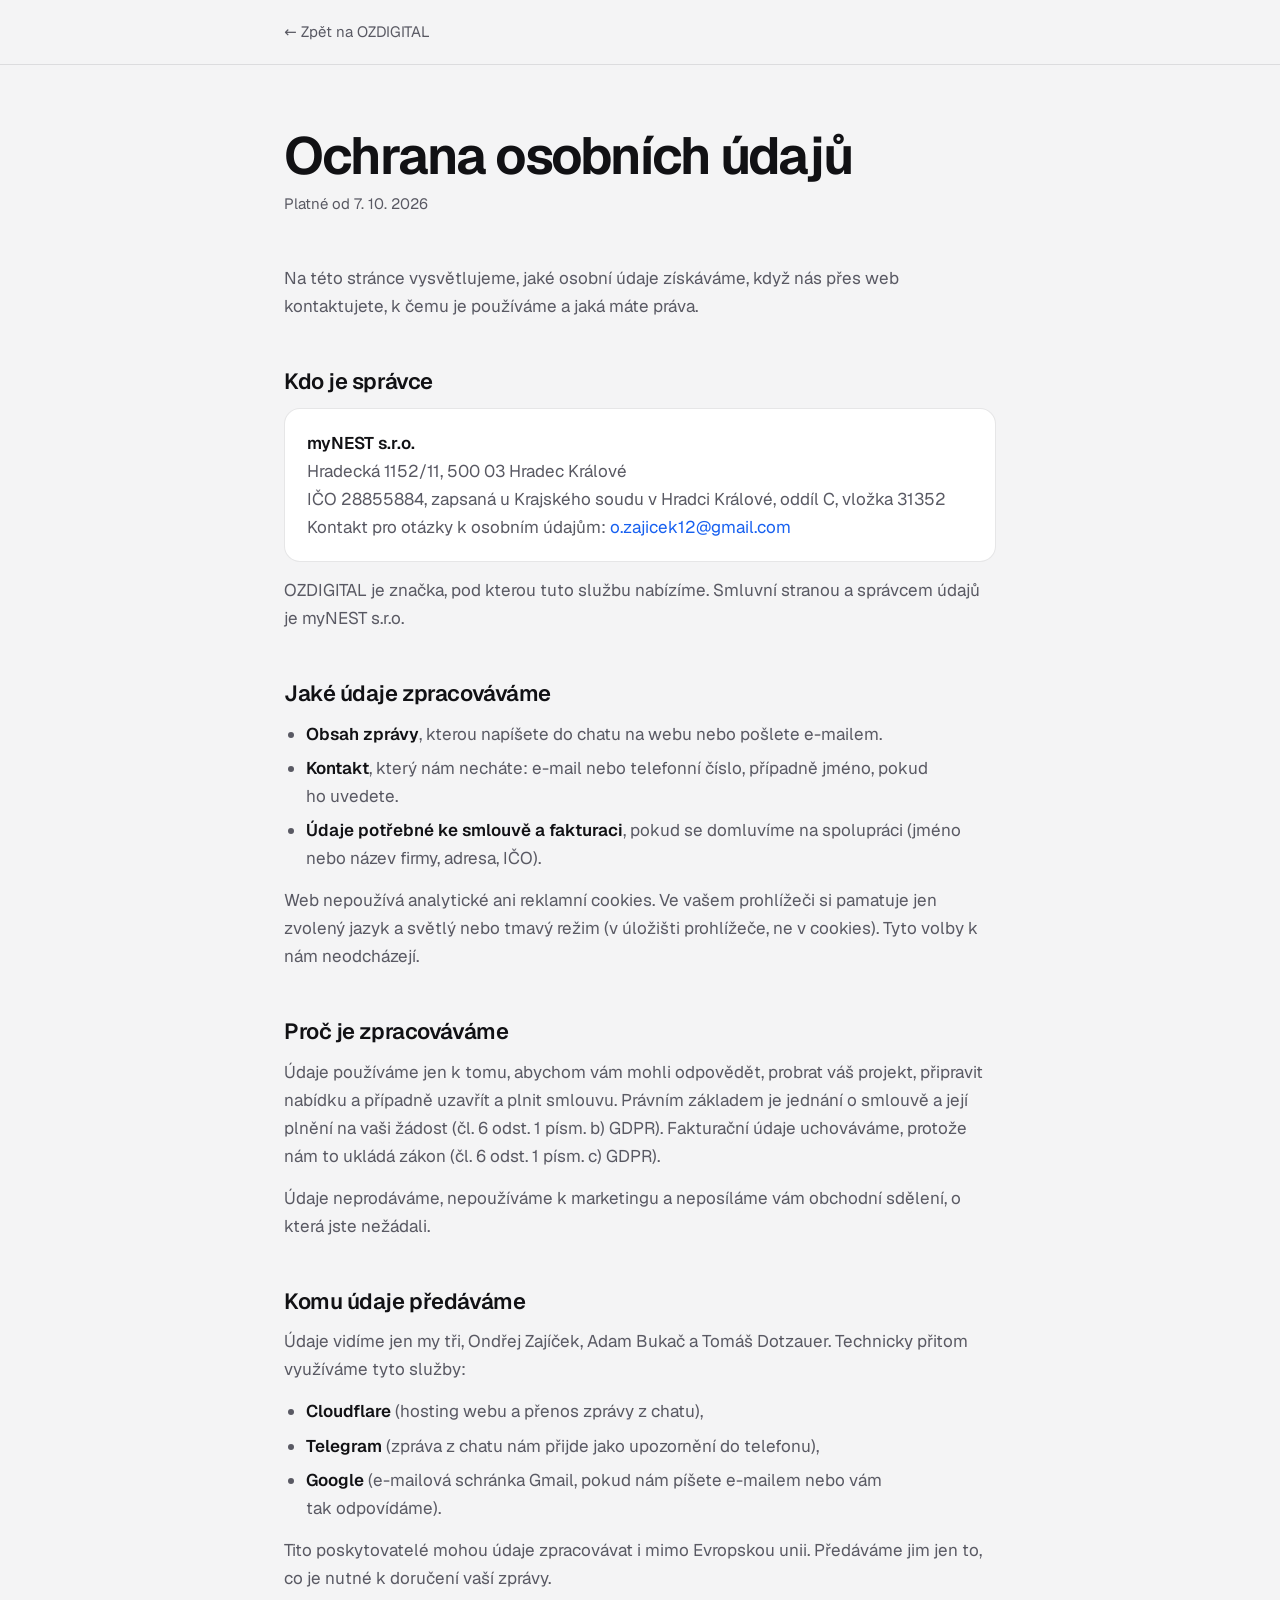
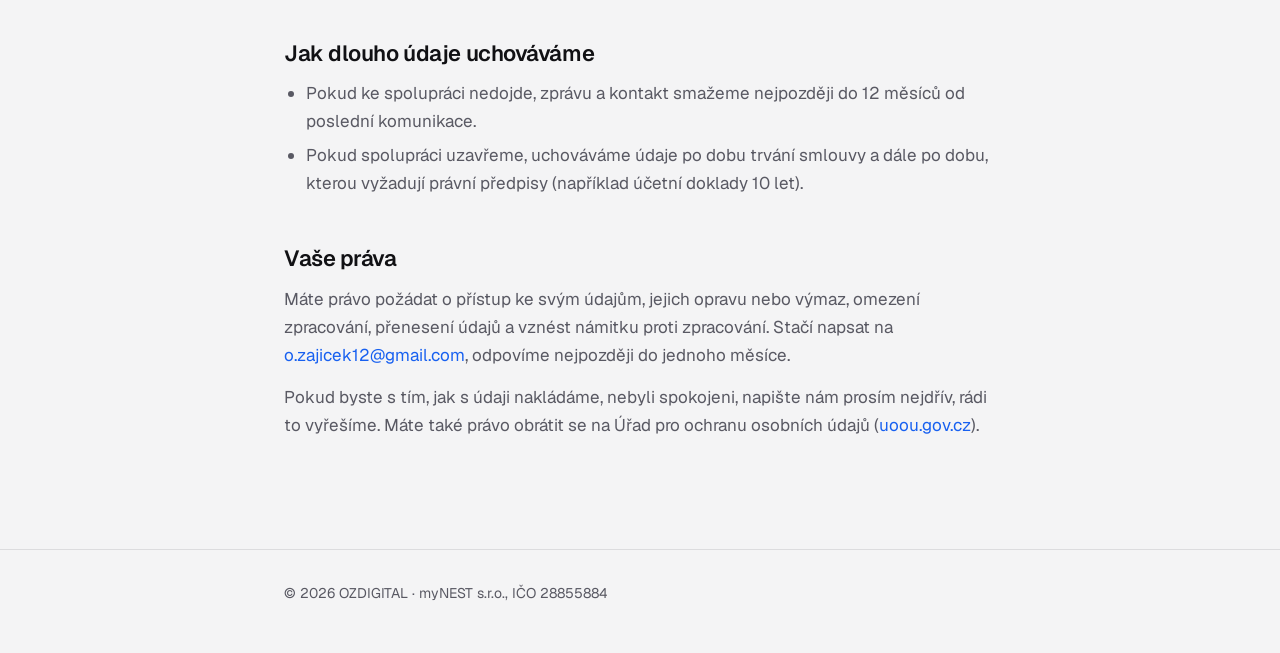
<file: ochrana-osobnich-udaju.html>
<!DOCTYPE html>
<html lang="cs">
<head>
<meta charset="UTF-8">
<meta name="viewport" content="width=device-width, initial-scale=1.0">
<title>Ochrana osobních údajů | OZDIGITAL</title>
<meta name="description" content="Jak OZDIGITAL (myNEST s.r.o.) nakládá s osobními údaji, které nám pošlete přes chat nebo e-mail.">
<meta name="robots" content="index, follow">
<link rel="canonical" href="https://ozdigital.pages.dev/ochrana-osobnich-udaju.html">
<link rel="icon" href="/favicon.svg" type="image/svg+xml">
<link rel="apple-touch-icon" href="/apple-touch-icon.png">
<meta name="theme-color" content="#f4f4f5" media="(prefers-color-scheme: light)">
<meta name="theme-color" content="#0b0b0d" media="(prefers-color-scheme: dark)">
<link rel="preload" href="/fonts/geist-latin-wght-normal.woff2" as="font" type="font/woff2" crossorigin>
<script>
  // Apply saved theme before first paint to avoid a flash.
  (function () {
    var t = null;
    try { t = localStorage.getItem("theme"); } catch (e) {}
    if (t === "light" || t === "dark") document.documentElement.setAttribute("data-theme", t);
  })();
</script>
<style>
  @font-face {
    font-family: "Geist";
    src: url("/fonts/geist-latin-wght-normal.woff2") format("woff2");
    font-weight: 100 900; font-display: swap;
    unicode-range: U+0000-00FF, U+0131, U+0152-0153, U+02BB-02BC, U+02C6, U+02DA, U+02DC, U+0304, U+0308, U+0329, U+2000-206F, U+20AC, U+2122, U+2191, U+2193, U+2212, U+2215, U+FEFF, U+FFFD;
  }
  @font-face {
    font-family: "Geist";
    src: url("/fonts/geist-latin-ext-wght-normal.woff2") format("woff2");
    font-weight: 100 900; font-display: swap;
    unicode-range: U+0100-02BA, U+02BD-02C5, U+02C7-02CC, U+02CE-02D7, U+02DD-02FF, U+0304, U+0308, U+0329, U+1D00-1DBF, U+1E00-1E9F, U+1EF2-1EFF, U+2020, U+20A0-20AB, U+20AD-20C0, U+2113, U+2C60-2C7F, U+A720-A7FF;
  }
  :root {
    --bg: #f4f4f5; --surface: #ffffff; --text: #111114; --muted: #595963;
    --line: rgba(17, 17, 20, 0.1); --accent: #1760f0;
    color-scheme: light;
  }
  @media (prefers-color-scheme: dark) {
    :root:not([data-theme="light"]) {
      --bg: #0b0b0d; --surface: #141417; --text: #ececef; --muted: #a0a0ab;
      --line: rgba(255, 255, 255, 0.09); --accent: #5b93ff;
      color-scheme: dark;
    }
  }
  :root[data-theme="dark"] {
    --bg: #0b0b0d; --surface: #141417; --text: #ececef; --muted: #a0a0ab;
    --line: rgba(255, 255, 255, 0.09); --accent: #5b93ff;
    color-scheme: dark;
  }
  * { box-sizing: border-box; }
  html, body { margin: 0; padding: 0; }
  body {
    background: var(--bg); color: var(--text);
    font-family: "Geist", ui-sans-serif, system-ui, -apple-system, "Segoe UI", sans-serif;
    font-size: 17px; line-height: 1.65; -webkit-font-smoothing: antialiased;
  }
  a { color: var(--accent); text-decoration: none; }
  a:hover { text-decoration: underline; }
  :focus-visible { outline: 2px solid var(--accent); outline-offset: 3px; border-radius: 6px; }
  .wrap { width: 100%; max-width: 760px; margin: 0 auto; padding: 0 24px; }
  header { border-bottom: 1px solid var(--line); }
  header .wrap { height: 64px; display: flex; align-items: center; }
  .back { display: inline-flex; align-items: center; gap: 8px; color: var(--muted); font-size: 15px; }
  main { padding: 64px 0 96px; }
  h1 { margin: 0 0 8px; font-size: clamp(34px, 5vw, 52px); line-height: 1.05; font-weight: 650; letter-spacing: -0.035em; }
  .updated { margin: 0 0 48px; color: var(--muted); font-size: 15px; }
  h2 { margin: 48px 0 12px; font-size: 22px; line-height: 1.25; font-weight: 600; letter-spacing: -0.02em; }
  p, li { color: var(--muted); text-wrap: pretty; }
  p { margin: 0 0 14px; }
  ul { margin: 0 0 14px; padding-left: 22px; }
  li { margin-bottom: 6px; }
  strong { color: var(--text); font-weight: 600; }
  .box { padding: 20px 22px; background: var(--surface); border: 1px solid var(--line); border-radius: 16px; }
  .box p { margin: 0; }
  footer { padding: 32px 0 48px; border-top: 1px solid var(--line); color: var(--muted); font-size: 14px; }
  @media (max-width: 767px) {
    .wrap { padding: 0 16px; }
    main { padding: 40px 0 64px; }
  }
</style>
</head>
<body>
  <header>
    <div class="wrap"><a class="back" href="index.html">&larr; Zpět na OZDIGITAL</a></div>
  </header>

  <main>
    <div class="wrap">
      <h1>Ochrana osobních údajů</h1>
      <p class="updated">Platné od 7. 10. 2026</p>

      <p>Na této stránce vysvětlujeme, jaké osobní údaje získáváme, když nás přes web kontaktujete, k čemu je používáme a jaká máte práva.</p>

      <h2>Kdo je správce</h2>
      <div class="box">
        <p><strong>myNEST s.r.o.</strong><br>
        Hradecká 1152/11, 500 03 Hradec Králové<br>
        IČO 28855884, zapsaná u Krajského soudu v Hradci Králové, oddíl C, vložka 31352<br>
        Kontakt pro otázky k osobním údajům: <a href="mailto:o.zajicek12@gmail.com">o.zajicek12@gmail.com</a></p>
      </div>
      <p style="margin-top: 14px;">OZDIGITAL je značka, pod kterou tuto službu nabízíme. Smluvní stranou a správcem údajů je myNEST s.r.o.</p>

      <h2>Jaké údaje zpracováváme</h2>
      <ul>
        <li><strong>Obsah zprávy</strong>, kterou napíšete do chatu na webu nebo pošlete e-mailem.</li>
        <li><strong>Kontakt</strong>, který nám necháte: e-mail nebo telefonní číslo, případně jméno, pokud ho uvedete.</li>
        <li><strong>Údaje potřebné ke smlouvě a fakturaci</strong>, pokud se domluvíme na spolupráci (jméno nebo název firmy, adresa, IČO).</li>
      </ul>
      <p>Web nepoužívá analytické ani reklamní cookies. Ve vašem prohlížeči si pamatuje jen zvolený jazyk a světlý nebo tmavý režim (v úložišti prohlížeče, ne v cookies). Tyto volby k nám neodcházejí.</p>

      <h2>Proč je zpracováváme</h2>
      <p>Údaje používáme jen k tomu, abychom vám mohli odpovědět, probrat váš projekt, připravit nabídku a případně uzavřít a plnit smlouvu. Právním základem je jednání o smlouvě a její plnění na vaši žádost (čl. 6 odst. 1 písm. b) GDPR). Fakturační údaje uchováváme, protože nám to ukládá zákon (čl. 6 odst. 1 písm. c) GDPR).</p>
      <p>Údaje neprodáváme, nepoužíváme k marketingu a neposíláme vám obchodní sdělení, o která jste nežádali.</p>

      <h2>Komu údaje předáváme</h2>
      <p>Údaje vidíme jen my tři, Ondřej Zajíček, Adam Bukač a Tomáš Dotzauer. Technicky přitom využíváme tyto služby:</p>
      <ul>
        <li><strong>Cloudflare</strong> (hosting webu a přenos zprávy z chatu),</li>
        <li><strong>Telegram</strong> (zpráva z chatu nám přijde jako upozornění do telefonu),</li>
        <li><strong>Google</strong> (e-mailová schránka Gmail, pokud nám píšete e-mailem nebo vám tak odpovídáme).</li>
      </ul>
      <p>Tito poskytovatelé mohou údaje zpracovávat i mimo Evropskou unii. Předáváme jim jen to, co je nutné k doručení vaší zprávy.</p>

      <h2>Jak dlouho údaje uchováváme</h2>
      <ul>
        <li>Pokud ke spolupráci nedojde, zprávu a kontakt smažeme nejpozději do 12 měsíců od poslední komunikace.</li>
        <li>Pokud spolupráci uzavřeme, uchováváme údaje po dobu trvání smlouvy a dále po dobu, kterou vyžadují právní předpisy (například účetní doklady 10 let).</li>
      </ul>

      <h2>Vaše práva</h2>
      <p>Máte právo požádat o přístup ke svým údajům, jejich opravu nebo výmaz, omezení zpracování, přenesení údajů a vznést námitku proti zpracování. Stačí napsat na <a href="mailto:o.zajicek12@gmail.com">o.zajicek12@gmail.com</a>, odpovíme nejpozději do jednoho měsíce.</p>
      <p>Pokud byste s tím, jak s údaji nakládáme, nebyli spokojeni, napište nám prosím nejdřív, rádi to vyřešíme. Máte také právo obrátit se na Úřad pro ochranu osobních údajů (<a href="https://uoou.gov.cz" target="_blank" rel="noopener">uoou.gov.cz</a>).</p>
    </div>
  </main>

  <footer>
    <div class="wrap">© 2026 OZDIGITAL · myNEST s.r.o., IČO 28855884</div>
  </footer>
</body>
</html>
</file>
<file: assets/phosphor/style.css>
@font-face {
  font-family: "Phosphor";
  src: url("./Phosphor.woff2") format("woff2");
  font-weight: normal;
  font-style: normal;
  font-display: block;
  /* Subset to the icons the site uses (full set: git history). To add an icon, re-subset from the full font. */
}

.ph {
  /* use !important to prevent issues with browser extensions that change fonts */
  font-family: "Phosphor" !important;
  speak: never;
  font-style: normal;
  font-weight: normal;
  font-variant: normal;
  text-transform: none;
  line-height: 1;

  /* Enable Ligatures ================ */
  letter-spacing: 0;
  -webkit-font-feature-settings: "liga";
  -moz-font-feature-settings: "liga=1";
  -moz-font-feature-settings: "liga";
  -ms-font-feature-settings: "liga" 1;
  font-feature-settings: "liga";
  -webkit-font-variant-ligatures: discretionary-ligatures;
  font-variant-ligatures: discretionary-ligatures;

  /* Better Font Rendering =========== */
  -webkit-font-smoothing: antialiased;
  -moz-osx-font-smoothing: grayscale;
}

.ph.ph-arrow-down:before { content: "\e03e"; }
.ph.ph-arrow-left:before { content: "\e058"; }
.ph.ph-arrow-right:before { content: "\e06c"; }
.ph.ph-arrow-up:before { content: "\e08e"; }
.ph.ph-arrow-up-right:before { content: "\e092"; }
.ph.ph-asterisk:before { content: "\e0aa"; }
.ph.ph-brain:before { content: "\e74e"; }
.ph.ph-browser:before { content: "\e0f4"; }
.ph.ph-chats-circle:before { content: "\e17e"; }
.ph.ph-code:before { content: "\e1bc"; }
.ph.ph-cpu:before { content: "\e610"; }
.ph.ph-database:before { content: "\e1de"; }
.ph.ph-download-simple:before { content: "\e20c"; }
.ph.ph-gear-six:before { content: "\e272"; }
.ph.ph-github-logo:before { content: "\e576"; }
.ph.ph-globe-simple:before { content: "\e28e"; }
.ph.ph-handshake:before { content: "\e582"; }
.ph.ph-instagram-logo:before { content: "\e2d0"; }
.ph.ph-kanban:before { content: "\eb54"; }
.ph.ph-linkedin-logo:before { content: "\e2ee"; }
.ph.ph-moon:before { content: "\e330"; }
.ph.ph-pause:before { content: "\e39e"; }
.ph.ph-play:before { content: "\e3d0"; }
.ph.ph-plus:before { content: "\e3d4"; }
.ph.ph-rocket-launch:before { content: "\e3fe"; }
.ph.ph-scan:before { content: "\ebb6"; }
.ph.ph-sun:before { content: "\e472"; }
.ph.ph-terminal-window:before { content: "\eae8"; }
.ph.ph-tiktok-logo:before { content: "\eaf2"; }
.ph.ph-tree-structure:before { content: "\e67c"; }
.ph.ph-wrench:before { content: "\e5d4"; }
.ph.ph-x:before { content: "\e4f6"; }
.ph.ph-youtube-logo:before { content: "\e4fc"; }
</file>
<file: glass.css>
/* Liquid glass panel for glass.js. Ported from Glisse v0.5.0 (MIT, Kelvin Zhang),
   https://github.com/0kzh/glisse. Theme follows the site: data-theme on <html>,
   otherwise the system's light or dark. */

:root {
  --lg-glass: rgb(255 255 255 / 0.6);
  --lg-edge: rgb(0 0 0 / 0.08);
  --lg-drop: rgb(0 0 0 / 0.06);
  --lg-rim-shine: 0.3;
}
@media (prefers-color-scheme: dark) {
  :root:not([data-theme="light"]) {
    --lg-glass: rgb(40 40 40 / 0.62);
    --lg-edge: rgb(255 255 255 / 0.08);
    --lg-drop: transparent;
    --lg-rim-shine: 0.13;
  }
}
:root[data-theme="dark"] {
  --lg-glass: rgb(40 40 40 / 0.62);
  --lg-edge: rgb(255 255 255 / 0.08);
  --lg-drop: transparent;
  --lg-rim-shine: 0.13;
}

/* No position here: the site's own rules keep theirs (sticky bars). */
.lg-glass {
  background-color: var(--lg-glass);
  background-image: var(--lg-rim, none);
  background-size: 100% 100%;
  background-origin: border-box;
  -webkit-backdrop-filter: blur(var(--lg-blur, 3px)) var(--lg-filter, saturate(1.5));
  backdrop-filter: blur(var(--lg-blur, 3px)) var(--lg-filter, saturate(1.5));
  box-shadow:
    inset 0 0 0 0.5px var(--lg-edge),
    0 1px 3px var(--lg-drop);
}

/* Glass that paints its rim (glass.js) draws its edge line there, under the
   light, which an inset shadow would cover. */
.lg-glass[data-rim] {
  box-shadow: 0 1px 3px var(--lg-drop);
}

/* ---------- Site components ---------- */
/* The rim and its edge line replace each component's 1px border once glass.js
   has painted them ([data-rim]); until then, and without JS, the border stays. */

/* Secondary buttons. */
.btn-ghost.lg-glass,
.btn-ghost.lg-glass:hover {
  background-image: var(--lg-rim, none);
  background-size: 100% 100%;
  background-origin: border-box;
}
.btn-ghost.lg-glass { background-color: color-mix(in srgb, var(--surface) 55%, transparent); }
.btn-ghost.lg-glass:hover { background-color: color-mix(in srgb, var(--surface-2) 75%, transparent); }
.btn-ghost.lg-glass[data-rim] { border-color: transparent; }

/* Project sheet headers: what the sheet scrolls passes under them. */
.sheet-head.lg-glass { --lg-blur: 6px; background-color: color-mix(in srgb, var(--surface) 82%, transparent); }
.sheet-head.lg-glass[data-rim] { border-bottom-color: transparent; }

/* Full-width top bar (chat): the messages scroll under it. */
header.nav.lg-glass {
  --lg-blur: 5px;
  background-color: color-mix(in srgb, var(--bg) 62%, transparent);
}
header.nav.lg-glass[data-rim] { border-bottom-color: transparent; box-shadow: none; }
</file>
<file: motion.css>
/* OZDIGITAL motion layer, shared by index.html and lab.html (loaded after the page styles).
   motion.js adds the pointer and scroll parts: card tilt + spotlight, magnetic buttons, hero flashlight,
   scroll progress, scroll-linked process scale and the velocity marquee.
   Reveals use the individual `translate` / `scale` properties, so `transform` stays free for the tilt.
   Everything that moves on its own sits behind prefers-reduced-motion: no-preference. */


:root { interpolate-size: allow-keywords; }
.ph-deco, .work > .ph, .steps .ph, .svc .ph-big, .btn .ph, .faq summary .ph { display: inline-block; }

/* ---------- Nav: a floating glass pill instead of the full-width bar ---------- */
/* The header keeps no height of its own, so main takes over the 64px the old bar used and nothing below moves. */
.nav {
  top: 14px; height: 0;
  background: none; border-bottom: 0;
  -webkit-backdrop-filter: none; backdrop-filter: none;
}
main { padding-top: 64px; }
html { scroll-padding-top: 88px; }
.nav .wrap {
  width: max-content; max-width: calc(100% - 32px); margin: 0 auto;
  height: 56px; padding: 0 8px 0 20px; gap: clamp(16px, 2.4vw, 40px);
  border-radius: 999px; background: var(--nav-bg);
  box-shadow: inset 0 0 0 1px var(--line), 0 12px 32px -20px rgba(0, 0, 0, 0.55);
  -webkit-backdrop-filter: blur(16px) saturate(160%); backdrop-filter: blur(16px) saturate(160%);
}
/* Liquid glass (glass.js + glass.css): the pill bends what scrolls under it (Chromium; elsewhere frost
   and the lit rim only). Light frost so the bend shows; the tint follows the page background. */
.nav .wrap.lg-glass {
  --lg-blur: 5px;
  background-color: color-mix(in srgb, var(--bg) 62%, transparent);
  background-image: var(--lg-rim, none); background-size: 100% 100%;
  -webkit-backdrop-filter: blur(var(--lg-blur)) var(--lg-filter, saturate(1.5));
  backdrop-filter: blur(var(--lg-blur)) var(--lg-filter, saturate(1.5));
}
/* Once glass.js paints the rim, it draws the edge line too. */
.nav .wrap.lg-glass[data-rim] { box-shadow: 0 12px 32px -20px rgba(0, 0, 0, 0.55); }
.brand { font-size: 16px; }
.nav nav a { font-size: 14px; padding: 8px 10px; }
.nav nav a:hover { background: none; }
.nav nav a.is-active { color: var(--text); }
.lang-btn { background: transparent; }
@media (max-width: 767px) {
  .nav { top: 10px; }
  .nav .wrap { width: auto; max-width: none; margin: 0 10px; padding: 0 6px 0 16px; gap: 8px; }
  .nav nav a { padding: 8px 6px; font-size: 13.5px; white-space: nowrap; }
}
@media (max-width: 430px) {
  .nav .wrap { padding: 0 4px 0 14px; gap: 4px; }
  .nav nav { gap: 0; }
  .nav nav a { padding: 8px 5px; font-size: 13px; }
  .brand { gap: 8px; font-size: 15px; }
  .lang-btn { height: 32px; min-width: 36px; padding: 0 8px; margin-left: 2px; }
  .theme-btn { min-width: 32px; width: 32px; }
  .theme-btn + .lang-btn { margin-left: 2px; }
}

/* ---------- Scroll progress ---------- */
.scroll-progress {
  position: fixed; top: 0; left: 0; right: 0; height: 2px; z-index: 30; pointer-events: none;
  background: linear-gradient(90deg, var(--accent-fill), #2997ff);
  transform-origin: 0 50%; transform: scaleX(var(--sp, 0));
}

/* ---------- Tilt cards: 3D tilt and a light that runs along the border ---------- */
.tilt {
  --rx: 0deg; --ry: 0deg; --lift: 0px; --mx: 50%; --my: 50%; --px: 0; --py: 0;
  position: relative;
  transform: perspective(1100px) rotateX(var(--rx)) rotateY(var(--ry)) translateY(var(--lift));
}
.tilt.is-hover { --lift: -6px; box-shadow: var(--shadow); }
.tilt::before {
  content: ""; position: absolute; inset: 0; border-radius: inherit; pointer-events: none;
  opacity: 0; transition: opacity 0.45s var(--ease);
}
.tilt::before {
  z-index: 3; padding: 1px;
  background: radial-gradient(280px circle at var(--mx) var(--my), var(--accent), transparent 70%);
  -webkit-mask: linear-gradient(#000 0 0) content-box, linear-gradient(#000 0 0);
  -webkit-mask-composite: xor; mask-composite: exclude;
}
.tilt.is-hover::before { opacity: 1; }

/* ---------- Reveal ---------- */
@media (prefers-reduced-motion: no-preference) {
  .js .reveal {
    opacity: 0; translate: 0 40px; scale: 0.97; filter: blur(6px);
    transition: opacity 0.9s var(--ease), translate 0.9s var(--ease), scale 0.9s var(--ease), filter 0.9s var(--ease);
    transition-delay: calc(var(--i, 0) * 90ms);
  }
  .js .reveal.in { opacity: 1; translate: none; scale: none; filter: none; }
  /* Section headings wipe in from a mask instead of blurring. A mask, not clip-path:
     a fully clipped element never reports an intersection, so it would never be revealed. */
  .js .sec-head.reveal {
    filter: none; scale: none; translate: 0 0.5em;
    -webkit-mask-image: linear-gradient(#000 40%, transparent 60%); mask-image: linear-gradient(#000 40%, transparent 60%);
    -webkit-mask-size: 100% 300%; mask-size: 100% 300%;
    -webkit-mask-position: 0 100%; mask-position: 0 100%;
    transition-property: opacity, translate, -webkit-mask-position, mask-position;
    transition-duration: 1.1s;
  }
  .js .sec-head.reveal.in { -webkit-mask-position: 0 0; mask-position: 0 0; translate: none; }

  /* Tilt cards keep the staggered reveal but answer the pointer at once. */
  .js .tilt, .js .tilt.reveal {
    transition:
      opacity 0.9s var(--ease) calc(var(--i, 0) * 90ms), translate 0.9s var(--ease) calc(var(--i, 0) * 90ms),
      scale 0.9s var(--ease) calc(var(--i, 0) * 90ms), filter 0.9s var(--ease) calc(var(--i, 0) * 90ms),
      transform 0.7s var(--ease), box-shadow 0.4s var(--ease);
  }
  .js .tilt.is-hover, .js .tilt.reveal.in.is-hover {
    transition: transform 0.14s linear, box-shadow 0.4s var(--ease), opacity 0.9s var(--ease), translate 0.9s var(--ease), scale 0.9s var(--ease), filter 0.9s var(--ease);
  }
}

/* ---------- Hero ---------- */
@keyframes breathe {
  from { transform: translateX(-50%) scale(0.9); opacity: 0.75; }
  to   { transform: translateX(-46%) scale(1.12); opacity: 1; }
}
@keyframes gridDrift { to { background-position: 28px 28px; } }
@keyframes wordUp { from { translate: 0 105%; rotate: 4deg; } to { translate: none; rotate: none; } }
.hero .wrap { z-index: 1; }
/* Dot grid that the cursor lights up like a flashlight; a faint band stays visible at the top. */
.hero::after {
  content: ""; position: absolute; inset: 0; z-index: 0; pointer-events: none;
  background-image: radial-gradient(color-mix(in srgb, var(--text) 22%, transparent) 1px, transparent 1.4px);
  background-size: 28px 28px;
  -webkit-mask-image: radial-gradient(360px circle at var(--hx, 50%) var(--hy, -20%), #000, transparent 70%);
  mask-image: radial-gradient(360px circle at var(--hx, 50%) var(--hy, -20%), #000, transparent 70%);
  opacity: 0.55; transition: opacity 0.6s var(--ease);
}
.hero.is-lit::after { opacity: 1; }
.hero h1, .lab-title { translate: 0 calc(var(--hs, 0) * -70px); }
.hero h1 .w, .hero h1 .w > span, .lab-title .w, .lab-title .w > span { display: inline-block; }
.hero h1 .w, .lab-title .w { overflow: hidden; vertical-align: top; padding: 0 0.04em 0.1em; margin: 0 -0.04em -0.1em; }
.js .split { animation: none; }
@media (prefers-reduced-motion: no-preference) {
  .hero::before { animation: breathe 9s ease-in-out infinite alternate; }
  .hero::after { animation: gridDrift 6s linear infinite; }
  .split .w > span { animation: wordUp 1s var(--ease) both; animation-delay: calc(80ms + var(--wi) * 75ms); }
}

/* ---------- Marquee (velocity-driven by motion.js) ---------- */
.marquee {
  position: relative; overflow: hidden; padding: 28px 0;
  border-block: 1px solid var(--line);
  -webkit-mask-image: linear-gradient(90deg, transparent, #000 8%, #000 92%, transparent);
  mask-image: linear-gradient(90deg, transparent, #000 8%, #000 92%, transparent);
}
.mq-track { display: flex; width: max-content; will-change: transform; transform: translateX(var(--mq, 0px)) skewX(var(--mk, 0deg)); }
.mq-group { display: flex; align-items: center; flex-shrink: 0; }
.mq-group span {
  padding: 0 28px; white-space: nowrap;
  font-size: clamp(40px, 6.4vw, 92px); line-height: 1; font-weight: 650; letter-spacing: -0.045em;
}
.mq-group span:nth-of-type(even) { color: transparent; -webkit-text-stroke: 1.5px color-mix(in srgb, var(--text) 55%, transparent); }
.mq-group .ph { font-size: clamp(26px, 3.4vw, 48px); color: var(--accent); }
@media (prefers-reduced-motion: no-preference) {
  .mq-group .ph { animation: spin 7s linear infinite; }
}

/* ---------- Ambient idle motion: the page keeps breathing even without a cursor ---------- */
@keyframes spin { to { rotate: 360deg; } }
@keyframes bob { 0%, 100% { transform: translateY(0) rotate(0deg); } 50% { transform: translateY(-10px) rotate(-5deg); } }
@keyframes bobSmall { 0%, 100% { translate: 0 0; } 50% { translate: 0 -6px; } }
@keyframes redactScan { from { background-position: 100% 0; } to { background-position: -100% 0; } }
@keyframes pulseRing { 0% { box-shadow: 0 0 0 0 color-mix(in srgb, var(--accent-fill) 55%, transparent); } 100% { box-shadow: 0 0 0 12px transparent; } }

.svc .ph-deco { translate: calc(var(--px) * -28px) calc(var(--py) * -28px); transition: translate 0.8s var(--ease); }
.svc .ph-big { translate: calc(var(--px) * 10px) calc(var(--py) * 10px); transition: translate 0.6s var(--ease), scale 0.4s var(--ease); }
.svc.is-hover .ph-big { scale: 1.15; }
.svc h3, .svc p { transition: translate 0.6s var(--ease); }
.svc.is-hover h3 { translate: calc(var(--px) * 6px) 0; }

.card .media video, .card .media img { transition: transform 0.8s var(--ease), translate 0.8s var(--ease); }
.card.is-hover .media video { transform: scale(1.06); translate: calc(var(--px) * -10px) calc(var(--py) * -8px); }
.card .thumbs img { transition: translate 0.45s var(--ease), box-shadow 0.45s var(--ease); }
.card.is-hover .thumbs img { translate: 0 -5px; box-shadow: 0 10px 20px -10px rgba(0, 0, 0, 0.45); }
.card.is-hover .thumbs img:nth-child(2) { transition-delay: 50ms; }
.card.is-hover .thumbs img:nth-child(3) { transition-delay: 100ms; }
.card .icon { transition: transform 0.5s var(--ease); }
.card.is-hover .icon { transform: rotate(-8deg) scale(1.08); }

.member .avatar img { transition: transform 0.8s var(--ease); }
.member.is-hover .avatar img { transform: scale(1.08) translate(calc(var(--px) * -6px), calc(var(--py) * -6px)); }
.member .role { transition: opacity 0.5s var(--ease), translate 0.5s var(--ease), background 0.25s var(--ease), border-color 0.25s var(--ease); }
.member .role:hover { background: color-mix(in srgb, var(--accent-fill) 26%, var(--surface-2)); border-color: var(--accent); }
.member .socials a { transition: background 0.2s var(--ease), color 0.2s var(--ease), transform 0.3s var(--ease); }
.member .socials a:hover { transform: translateY(-3px) rotate(-6deg); }

.work > .ph { transition: translate 0.6s var(--ease); translate: calc(var(--px) * 10px) calc(var(--py) * 10px); }
.redact {
  background: linear-gradient(100deg, var(--redact) 40%, color-mix(in srgb, var(--redact) 55%, var(--accent)) 50%, var(--redact) 60%);
  background-size: 250% 100%;
}

.steps li { position: relative; }
.steps .ph { transition: scale 0.4s var(--ease); }
.steps li:hover .ph { scale: 1.2; }

.links a { position: relative; isolation: isolate; transition: padding 0.4s var(--ease); }
.links a::before {
  content: ""; position: absolute; inset: 0; z-index: -1; border-radius: 12px;
  background: var(--surface-2); transform-origin: left; scale: 0 1; transition: scale 0.5s var(--ease);
}
.links a:hover { padding-left: 16px; padding-right: 16px; }
.links a:hover::before { scale: 1 1; }
.links .ph-logo { transition: transform 0.4s var(--ease); }
.links a:hover .ph-logo { transform: rotate(-10deg) scale(1.12); }

.btn { translate: var(--bx, 0px) var(--by, 0px); transition: transform 0.15s var(--ease), background 0.2s var(--ease), border-color 0.2s var(--ease), translate 0.5s var(--ease); }
.btn.is-magnet { transition: transform 0.15s var(--ease), background 0.2s var(--ease), border-color 0.2s var(--ease), translate 0.12s linear; }
.btn .ph { transition: translate 0.35s var(--ease); }
.btn:hover .ph-arrow-right { translate: 4px 0; }
.btn:hover .ph-arrow-down { translate: 0 3px; }
.btn:hover .ph-arrow-left { translate: -4px 0; }
.btn:hover .ph-arrow-up-right { translate: 2px -2px; }

.faq summary { transition: color 0.25s var(--ease), padding 0.4s var(--ease); }
.faq summary:hover { color: var(--accent); padding-left: 8px; }
.faq details::details-content { block-size: 0; overflow: hidden; transition: block-size 0.45s var(--ease), content-visibility 0.45s allow-discrete; }
.faq details[open]::details-content { block-size: auto; }

.process { scale: var(--ps, 1); border-radius: var(--pr, 32px); }

@media (prefers-reduced-motion: no-preference) {
  .svc-apps .ph-deco, .svc-web .ph-deco { animation: bob 7s ease-in-out infinite; }
  .svc-web .ph-deco { animation-delay: -3s; }
  .svc-tools .ph-deco { animation: spin 26s linear infinite; }

  .work > .ph { animation: bob 5s ease-in-out infinite; }
  .work:nth-child(2) > .ph { animation-delay: -1.2s; }
  .work:nth-child(3) > .ph { animation-delay: -2.4s; }
  .work:nth-child(4) > .ph { animation-delay: -3.6s; }
  .redact { animation: redactScan 3.4s linear infinite; }

  .steps .ph { animation: bob 4.5s ease-in-out infinite; animation-delay: calc(var(--i, 0) * -1.1s); }
  /* Step divider lines draw in left to right once the step is revealed. */
  .js .steps li { border-top-color: transparent; }
  .js .steps li::before {
    content: ""; position: absolute; top: -1px; left: 0; right: 0; height: 1px;
    background: rgba(255, 255, 255, 0.5); transform-origin: left; scale: 0 1;
    transition: scale 1.2s var(--ease) calc(250ms + var(--i, 0) * 140ms);
  }
  .js .steps li.in::before { scale: 1 1; }

  .member .avatar { animation: bobSmall 6s ease-in-out infinite; }
  .member:nth-child(2) .avatar { animation-delay: -3s; }
  .js .member.reveal .role { opacity: 0; translate: 0 10px; }
  .js .member.reveal.in .role { opacity: 1; translate: none; transition-delay: 350ms; }
  .js .member.reveal.in .role:nth-child(2) { transition-delay: 450ms; }
  .js .member.reveal.in .role:nth-child(3) { transition-delay: 550ms; }

  .card .tag-new { animation: pulseRing 2s ease-out infinite; }
}
@media (prefers-reduced-motion: reduce) {
  .tilt { transform: none !important; }
  .hero h1, .lab-title { translate: none; }
  .process { scale: none; }
}
</file>
<file: scrollbar.css>
/* Scrollbar: scrollbar.js swaps the native one for a thin blue thumb on mouse devices (same as oondraa-web). */
.scrollbar {
  --sb-track: rgba(12, 12, 16, 0.06);
  --sb-from: #0f4fd0;
  --sb-to: #2997ff;
}
@media (prefers-color-scheme: dark) {
  :root:not([data-theme="light"]) .scrollbar { --sb-track: rgba(255, 255, 255, 0.08); --sb-from: #1f66f2; --sb-to: #5b93ff; }
}
:root[data-theme="dark"] .scrollbar { --sb-track: rgba(255, 255, 255, 0.08); --sb-from: #1f66f2; --sb-to: #5b93ff; }

html.has-scrollbar { scrollbar-width: none; }
html.has-scrollbar::-webkit-scrollbar { display: none; }
.scrollbar { position: fixed; top: 8px; bottom: 8px; right: 2px; z-index: 95; width: 14px; cursor: pointer; }
.scrollbar[hidden] { display: none; }
.scrollbar::before, .scrollbar-thumb {
  position: absolute; right: 4px; width: 4px; border-radius: 99px;
  transition: opacity 0.3s cubic-bezier(0.22, 1, 0.36, 1), width 0.22s cubic-bezier(0.22, 1, 0.36, 1), right 0.22s cubic-bezier(0.22, 1, 0.36, 1);
}
.scrollbar::before { content: ""; top: 0; bottom: 0; background: var(--sb-track); opacity: 0; }
.scrollbar-thumb {
  top: 0; overflow: hidden; will-change: transform; cursor: grab;
  background: linear-gradient(180deg, var(--sb-from), var(--sb-to)); opacity: 0.7;
}
.scrollbar-thumb::after {
  content: ""; position: absolute; left: 0; top: 0; width: 100%; height: 300%;
  background: linear-gradient(transparent 42%, rgba(255, 255, 255, 0.7) 50%, transparent 58%);
  animation: sbSheen 3.2s cubic-bezier(0.22, 1, 0.36, 1) infinite;
}
@keyframes sbSheen { from { transform: translateY(-66.667%); } to { transform: translateY(0); } }
.scrollbar.is-active::before, .scrollbar:hover::before, .scrollbar.is-dragging::before,
.scrollbar.is-active .scrollbar-thumb, .scrollbar:hover .scrollbar-thumb, .scrollbar.is-dragging .scrollbar-thumb { opacity: 1; }
.scrollbar:hover::before, .scrollbar.is-dragging::before,
.scrollbar:hover .scrollbar-thumb, .scrollbar.is-dragging .scrollbar-thumb { width: 7px; right: 3px; }
.scrollbar.is-dragging .scrollbar-thumb { cursor: grabbing; }
@media (prefers-reduced-motion: reduce) {
  .scrollbar::before, .scrollbar-thumb { transition: none; }
  .scrollbar-thumb::after { animation: none; opacity: 0; }
}
</file>
